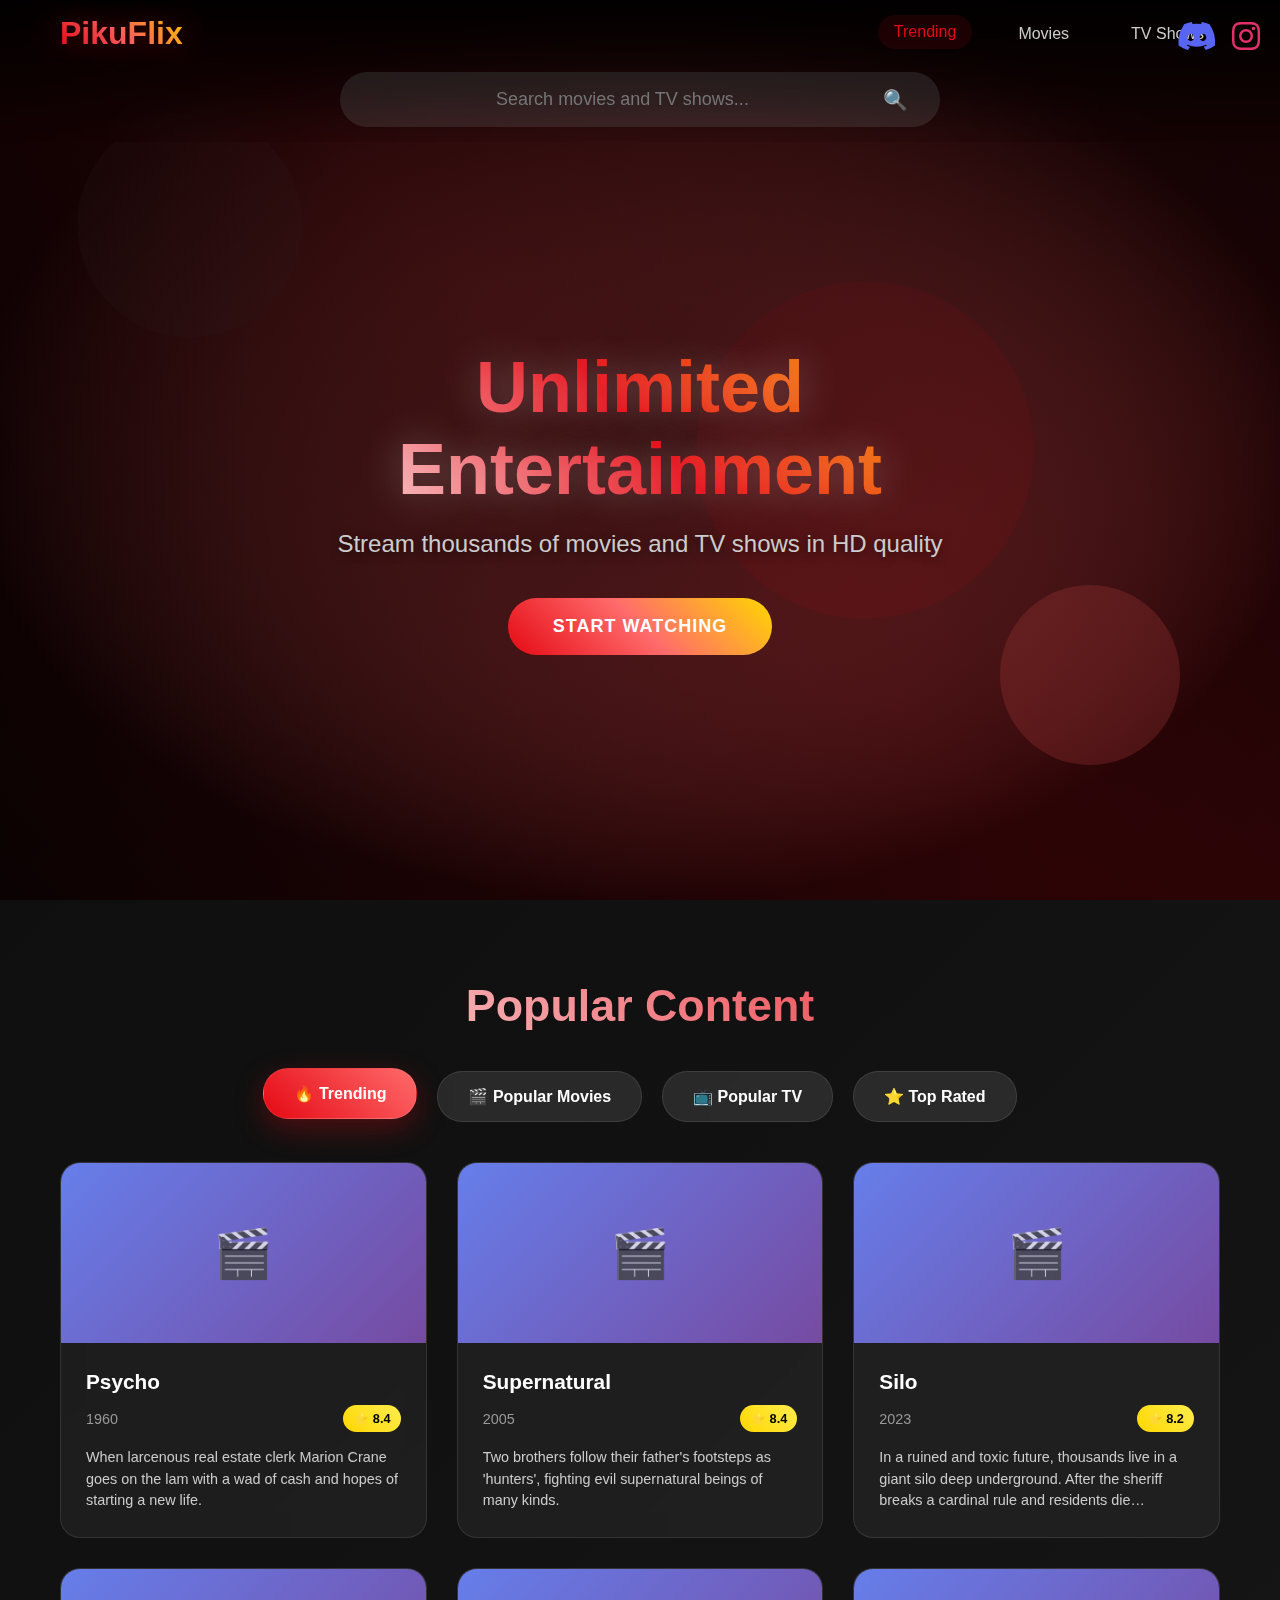
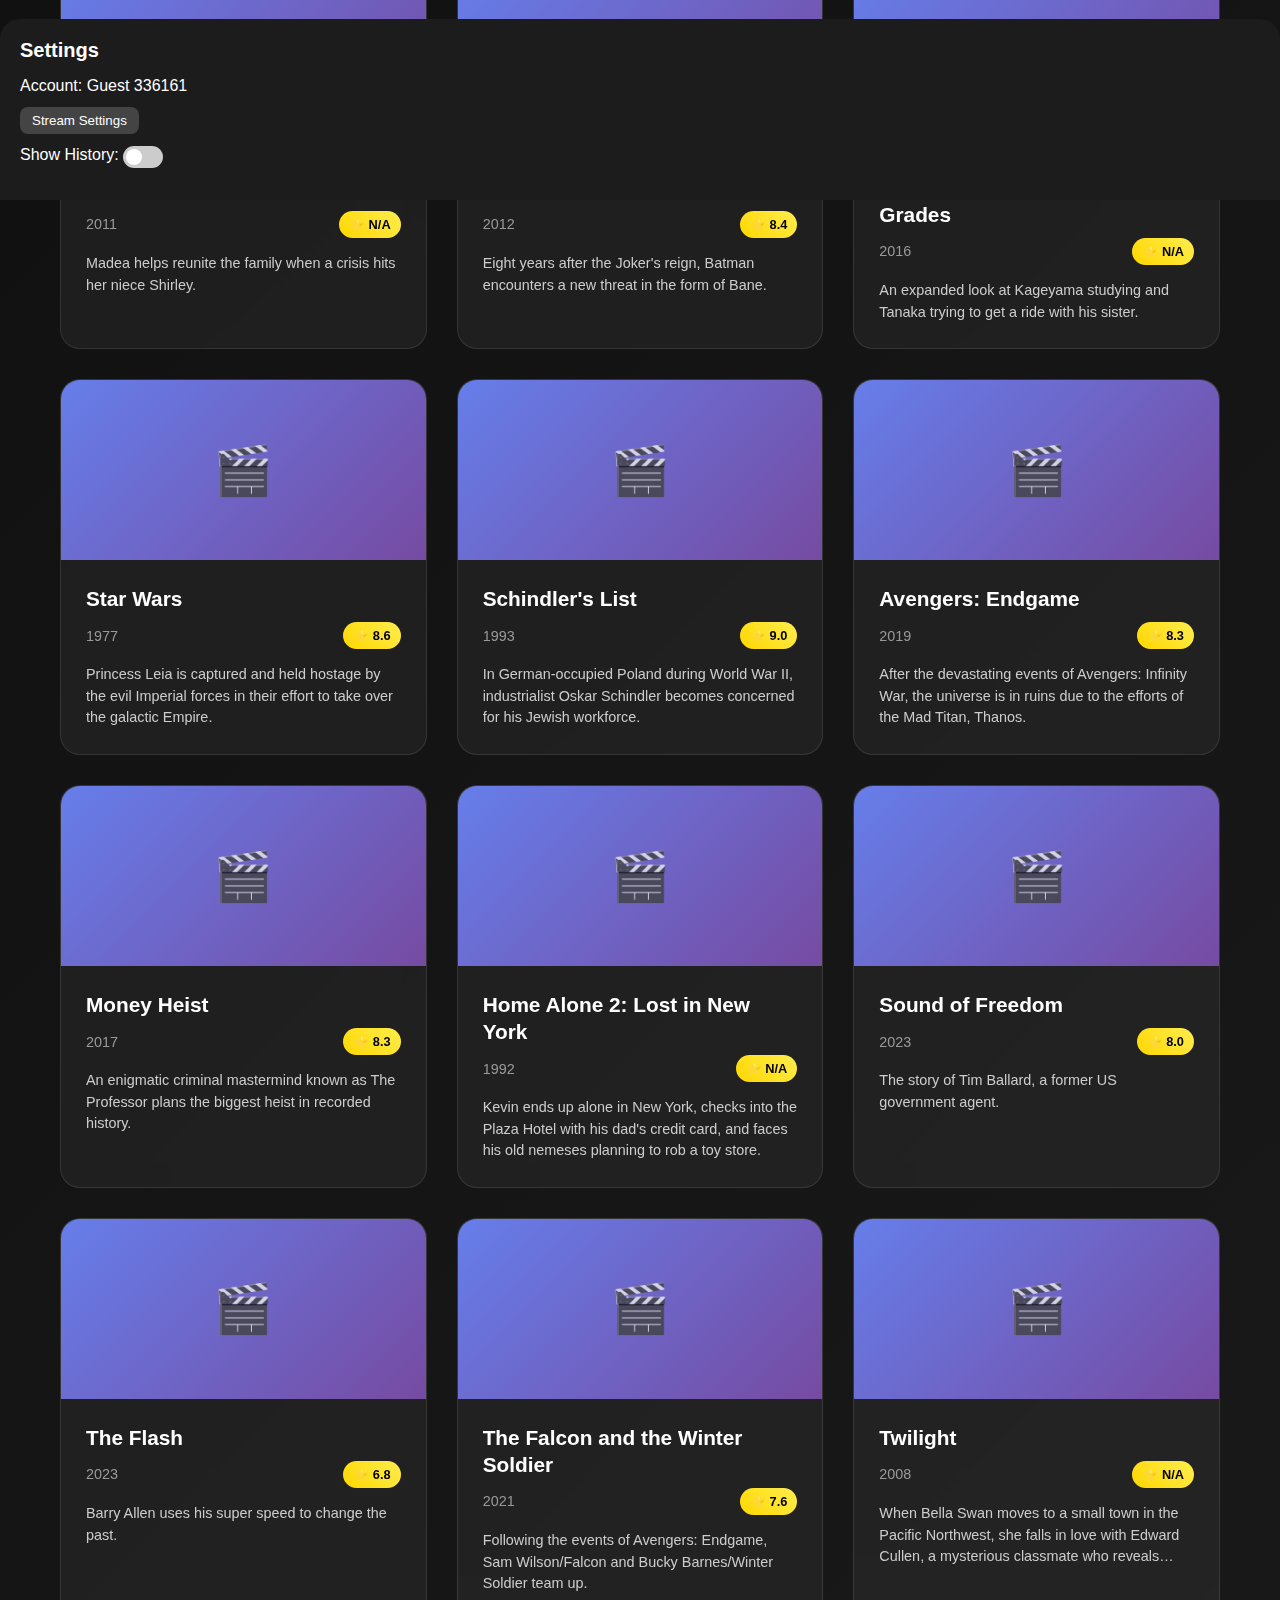
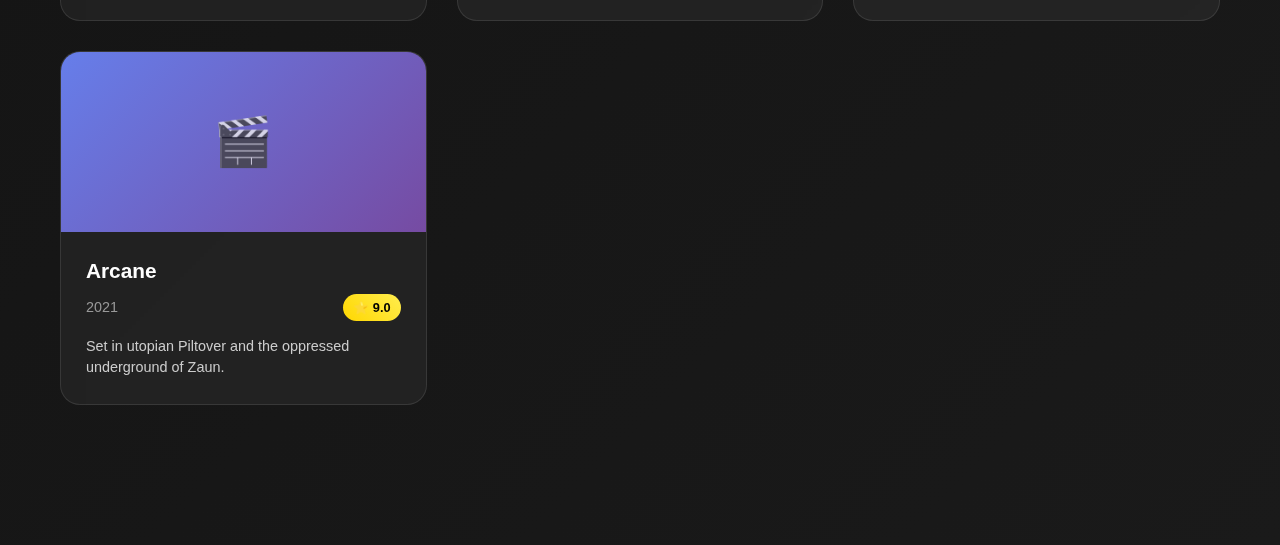
<file: index.html>
<!doctype html>
<html lang="en">
<head>
    <link rel="icon" href="pikuflix.png">
    <link rel="apple-touch-icon" sizes="57x57" href="/apple-icon-57x57.png">
<link rel="apple-touch-icon" sizes="60x60" href="/apple-icon-60x60.png">
<link rel="apple-touch-icon" sizes="72x72" href="/apple-icon-72x72.png">
<link rel="apple-touch-icon" sizes="76x76" href="/apple-icon-76x76.png">
<link rel="apple-touch-icon" sizes="114x114" href="/apple-icon-114x114.png">
<link rel="apple-touch-icon" sizes="120x120" href="/apple-icon-120x120.png">
<link rel="apple-touch-icon" sizes="144x144" href="/apple-icon-144x144.png">
<link rel="apple-touch-icon" sizes="152x152" href="/apple-icon-152x152.png">
<link rel="apple-touch-icon" sizes="180x180" href="/apple-icon-180x180.png">
<link rel="icon" type="image/png" sizes="192x192"  href="/android-icon-192x192.png">
<link rel="icon" type="image/png" sizes="32x32" href="/favicon-32x32.png">
<link rel="icon" type="image/png" sizes="96x96" href="/favicon-96x96.png">
<link rel="icon" type="image/png" sizes="16x16" href="/favicon-16x16.png">
<link rel="manifest" href="/manifest.json">
<meta name="msapplication-TileColor" content="#ffffff">
<meta name="msapplication-TileImage" content="/ms-icon-144x144.png">
<meta name="theme-color" content="#ffffff">
    <meta name="google-site-verification" content="CbnaXhXSocnoRUQhZE76JrryNmu2-blhLCPUBnHcTrA" />
    <meta charset="UTF-8">
    <meta name="viewport" content="width=device-width, initial-scale=1.0">
    <title>PikuFlix - Your Entertainment Hub</title>
    <link rel="stylesheet" href="https://cdnjs.cloudflare.com/ajax/libs/font-awesome/6.5.0/css/all.min.css">
    <style>
        
* {
  -webkit-tap-highlight-color: transparent;
}

input:focus,
select:focus,
textarea:focus,
button:focus {
  outline: none;
  box-shadow: none;
  -webkit-box-shadow: none;
}

        * {
            margin: 0;
            padding: 0;
            box-sizing: border-box;
        }

        body {
            font-family: 'Segoe UI', Tahoma, Geneva, Verdana, sans-serif;
            background: #0f0f0f;
            color: #ffffff;
            overflow-x: hidden;
        }

        /* Enhanced Header */
        .header {
            position: fixed;
            top: 0;
            left: 0;
            right: 0;
            background: linear-gradient(180deg, rgba(0,0,0,0.9) 0%, transparent 100%);
            padding: 15px 60px;
            z-index: 1000;
            transition: all 0.3s ease;
            backdrop-filter: blur(20px);
        }

        .header.scrolled {
            background: rgba(0,0,0,0.98);
            backdrop-filter: blur(20px);
            box-shadow: 0 4px 20px rgba(0,0,0,0.3);
        }

        .nav {
            display: flex;
            flex-direction: column;
            align-items: center;
            gap: 20px;
        }

        .nav-top {
            display: flex;
            justify-content: space-between;
            align-items: center;
            width: 100%;
        }

        .logo {
            font-size: 32px;
            font-weight: bold;
            background: linear-gradient(45deg, #e50914, #ff6b6b, #ffd700);
            -webkit-background-clip: text;
            -webkit-text-fill-color: transparent;
            background-clip: text;
            text-shadow: 0 0 30px rgba(229,9,20,0.5);
        }

        .nav-links {
            display: flex;
            gap: 30px;
            align-items: center;
        }

        .nav-link {
            color: #ccc;
            text-decoration: none;
            font-weight: 500;
            transition: all 0.3s ease;
            position: relative;
            padding: 8px 16px;
            border-radius: 20px;
        }

        .nav-link:hover, .nav-link.active {
            color: #e50914;
            background: rgba(229,9,20,0.1);
            transform: translateY(-2px);
        }

        .user-profile {
            display: flex;
            align-items: center;
            gap: 15px;
            position: relative;
        }

        .profile-avatar {
            width: 40px;
            height: 40px;
            border-radius: 50%;
            background: linear-gradient(45deg, #e50914, #ff6b6b);
            display: flex;
            align-items: center;
            justify-content: center;
            font-weight: bold;
            font-size: 16px;
            cursor: pointer;
            transition: all 0.3s ease;
        }

        .profile-avatar:hover {
            transform: scale(1.1);
            box-shadow: 0 0 20px rgba(229,9,20,0.6);
        }

        .profile-dropdown {
            position: absolute;
            top: 55px;
            right: 0;
            background: rgba(20,20,20,0.95);
            backdrop-filter: blur(20px);
            border-radius: 15px;
            padding: 20px;
            min-width: 200px;
            display: none;
            box-shadow: 0 10px 40px rgba(0,0,0,0.5);
            border: 1px solid rgba(255,255,255,0.1);
        }

        .profile-dropdown.active {
            display: block;
            animation: slideDown 0.3s ease;
        }

        @keyframes slideDown {
            from { opacity: 0; transform: translateY(-10px); }
            to { opacity: 1; transform: translateY(0); }
        }

        .profile-info {
            text-align: center;
            margin-bottom: 20px;
            padding-bottom: 15px;
            border-bottom: 1px solid rgba(255,255,255,0.1);
        }

        .profile-name {
            font-weight: bold;
            font-size: 18px;
            margin-bottom: 5px;
        }

        .profile-email {
            color: #999;
            font-size: 14px;
        }

        .profile-menu {
            list-style: none;
        }

        .profile-menu li {
            margin-bottom: 10px;
        }

        .profile-menu a {
            color: #ccc;
            text-decoration: none;
            display: flex;
            align-items: center;
            gap: 10px;
            padding: 8px 12px;
            border-radius: 8px;
            transition: all 0.3s ease;
        }

        .profile-menu a:hover {
            background: rgba(229,9,20,0.1);
            color: #e50914;
        }

        .search-container {
            width: 100%;
            max-width: 600px;
            position: relative;
        }

        .search-input {
            width: 100%;
            padding: 15px 60px 15px 25px;
            background: rgba(255,255,255,0.1);
            border: 2px solid transparent;
            border-radius: 30px;
            color: white;
            font-size: 18px;
            transition: all 0.3s ease;
            text-align: center;
            backdrop-filter: blur(10px);
        }

        .search-input:focus {
            background: rgba(255,255,255,0.15);
            border-color: #e50914;
            text-align: left;
            box-shadow: 0 0 20px rgba(229,9,20,0.3);
        }

        .search-btn {
            position: absolute;
            right: 20px;
            top: 50%;
            transform: translateY(-50%);
            background: none;
            border: none;
            color: #ccc;
            cursor: pointer;
            font-size: 20px;
            transition: all 0.3s ease;
        }

        .search-btn:hover {
            color: #e50914;
            transform: translateY(-50%) scale(1.1);
        }

        /* Enhanced Hero Section */
        .hero {
            height: 100vh;
            background: linear-gradient(135deg, rgba(0,0,0,0.7), rgba(229,9,20,0.1)),
                        url('data:image/svg+xml,<svg xmlns="http://www.w3.org/2000/svg" viewBox="0 0 1200 800"><defs><radialGradient id="grad1" cx="50%" cy="50%" r="50%"><stop offset="0%" style="stop-color:%23ff6b6b;stop-opacity:0.1"/><stop offset="100%" style="stop-color:%23000;stop-opacity:0.8"/></radialGradient></defs><rect fill="url(%23grad1)" width="1200" height="800"/><circle fill="%23333" cx="200" cy="200" r="100" opacity="0.3"/><circle fill="%23e50914" cx="800" cy="400" r="150" opacity="0.1"/><circle fill="%23ff6b6b" cx="1000" cy="600" r="80" opacity="0.2"/></svg>');
            background-size: cover;
            background-position: center;
            display: flex;
            align-items: center;
            justify-content: center;
            text-align: center;
            position: relative;
            overflow: hidden;
        }

        .hero::before {
            content: '';
            position: absolute;
            top: 0;
            left: 0;
            right: 0;
            bottom: 0;
            background: linear-gradient(45deg, transparent, rgba(229,9,20,0.1), transparent);
            animation: shimmer 8s ease-in-out infinite;
        }

        @keyframes shimmer {
            0%, 100% { opacity: 0; }
            50% { opacity: 1; }
        }

        .hero-content {
            max-width: 800px;
            padding: 0 20px;
            margin-top: 100px;
            z-index: 1;
            position: relative;
        }

        .hero h1 {
            font-size: 4.5rem;
            margin-bottom: 20px;
            background: linear-gradient(45deg, #ffffff, #e50914, #ffd700);
            -webkit-background-clip: text;
            -webkit-text-fill-color: transparent;
            background-clip: text;
            text-shadow: 0 0 40px rgba(255,255,255,0.3);
            animation: glow 3s ease-in-out infinite alternate;
        }

        @keyframes glow {
            from { filter: drop-shadow(0 0 10px rgba(229,9,20,0.3)); }
            to { filter: drop-shadow(0 0 20px rgba(229,9,20,0.6)); }
        }

        .hero p {
            font-size: 1.5rem;
            margin-bottom: 40px;
            color: #ccc;
            text-shadow: 0 2px 10px rgba(0,0,0,0.5);
        }

        .cta-button {
            background: linear-gradient(45deg, #e50914, #ff6b6b, #ffd700);
            color: white;
            padding: 18px 45px;
            border: none;
            border-radius: 30px;
            font-size: 18px;
            font-weight: bold;
            cursor: pointer;
            transition: all 0.3s ease;
            text-transform: uppercase;
            letter-spacing: 1px;
            position: relative;
            overflow: hidden;
        }

        .cta-button::before {
            content: '';
            position: absolute;
            top: 0;
            left: -100%;
            width: 100%;
            height: 100%;
            background: linear-gradient(90deg, transparent, rgba(255,255,255,0.2), transparent);
            transition: left 0.5s;
        }

        .cta-button:hover::before {
            left: 100%;
        }

        .cta-button:hover {
            transform: translateY(-3px);
            box-shadow: 0 15px 40px rgba(229,9,20,0.4);
        }

        /* Enhanced Content Sections */
        .content {
            padding: 80px 60px;
            min-height: 100vh;
            background: linear-gradient(135deg, #0f0f0f 0%, #1a1a1a 100%);
        }

        .section-title {
            font-size: 2.8rem;
            margin-bottom: 40px;
            color: #ffffff;
            text-align: center;
            background: linear-gradient(45deg, #ffffff, #e50914);
            -webkit-background-clip: text;
            -webkit-text-fill-color: transparent;
            background-clip: text;
        }

        .category-tabs {
            display: flex;
            gap: 20px;
            margin-bottom: 40px;
            flex-wrap: wrap;
            justify-content: center;
        }

        .tab-btn {
            background: rgba(255,255,255,0.1);
            color: white;
            border: none;
            padding: 15px 30px;
            border-radius: 25px;
            cursor: pointer;
            transition: all 0.3s ease;
            font-weight: 600;
            font-size: 16px;
            backdrop-filter: blur(10px);
            border: 1px solid rgba(255,255,255,0.1);
        }

        .tab-btn:hover, .tab-btn.active {
            background: linear-gradient(45deg, #e50914, #ff6b6b);
            transform: translateY(-3px);
            box-shadow: 0 10px 30px rgba(229,9,20,0.3);
        }

        .content-grid {
            display: grid;
            grid-template-columns: repeat(auto-fill, minmax(280px, 1fr));
            gap: 30px;
            margin-bottom: 60px;
        }

        .content-card {
            background: rgba(255,255,255,0.05);
            border-radius: 20px;
            overflow: hidden;
            transition: all 0.4s ease;
            cursor: pointer;
            position: relative;
            backdrop-filter: blur(10px);
            border: 1px solid rgba(255,255,255,0.1);
        }

        .content-card:hover {
            transform: translateY(-15px) scale(1.02);
            box-shadow: 0 25px 50px rgba(0,0,0,0.6);
            background: rgba(255,255,255,0.1);
            border-color: rgba(229,9,20,0.5);
        }

        .card-image {
            width: 100%;
            height: 180px;
            background: linear-gradient(135deg, #667eea 0%, #764ba2 100%);
            display: flex;
            align-items: center;
            justify-content: center;
            font-size: 48px;
            color: rgba(255,255,255,0.8);
            position: relative;
            overflow: hidden;
        }

        .card-image img {
            width: 100%;
            height: 100%;
            object-fit: cover;
            transition: transform 0.4s ease;
        }

        .content-card:hover .card-image img {
            transform: scale(1.1);
        }

        .card-content {
            padding: 25px;
        }

        .card-title {
            font-size: 1.3rem;
            font-weight: bold;
            margin-bottom: 10px;
            color: #ffffff;
            line-height: 1.3;
        }

        .card-info {
            display: flex;
            justify-content: space-between;
            align-items: center;
            margin-bottom: 15px;
        }

        .card-year {
            color: #999;
            font-size: 0.9rem;
            font-weight: 500;
        }

        .card-rating {
            background: linear-gradient(45deg, #ffd700, #ffed4e);
            color: #000;
            padding: 6px 10px;
            border-radius: 15px;
            font-size: 0.8rem;
            font-weight: bold;
        }

        .card-overview {
            color: #ccc;
            font-size: 0.9rem;
            line-height: 1.5;
            display: -webkit-box;
            -webkit-line-clamp: 3;
            -webkit-box-orient: vertical;
            overflow: hidden;
        }

        .play-overlay {
            position: absolute;
            top: 0;
            left: 0;
            right: 0;
            bottom: 0;
            background: rgba(0,0,0,0.85);
            display: flex;
            align-items: center;
            justify-content: center;
            opacity: 0;
            transition: all 0.3s ease;
            backdrop-filter: blur(5px);
        }

        .content-card:hover .play-overlay {
            opacity: 1;
        }

        .play-btn {
            background: linear-gradient(45deg, #e50914, #ff6b6b);
            color: white;
            border: none;
            padding: 18px 35px;
            border-radius: 30px;
            font-size: 16px;
            font-weight: bold;
            cursor: pointer;
            display: flex;
            align-items: center;
            gap: 12px;
            transition: all 0.3s ease;
            text-transform: uppercase;
            letter-spacing: 1px;
        }

        .play-btn:hover {
            transform: scale(1.05);
            box-shadow: 0 10px 30px rgba(229,9,20,0.5);
        }

        /* Enhanced Modal */
        .modal {
            display: none;
            position: fixed;
            top: 0;
            left: 0;
            width: 100%;
            height: 100%;
            background: rgba(0,0,0,0.95);
            z-index: 2000;
            backdrop-filter: blur(20px);
        }

        .modal-content {
            position: absolute;
            top: 50%;
            left: 50%;
            transform: translate(-50%, -50%);
            width: 95%;
            max-width: 1400px;
            height: 90%;
            background: #111;
            border-radius: 25px;
            overflow: hidden;
            display: flex;
            flex-direction: column;
            box-shadow: 0 25px 100px rgba(0,0,0,0.8);
            border: 1px solid rgba(255,255,255,0.1);
        }

        .modal-header {
            display: flex;
            justify-content: space-between;
            align-items: center;
            padding: 25px 35px;
            background: rgba(0,0,0,0.7);
            backdrop-filter: blur(20px);
            border-bottom: 1px solid rgba(255,255,255,0.1);
        }

        .modal-title {
            font-size: 1.8rem;
            font-weight: bold;
            background: linear-gradient(45deg, #ffffff, #e50914);
            -webkit-background-clip: text;
            -webkit-text-fill-color: transparent;
            background-clip: text;
        }

        .modal-controls {
            display: flex;
            gap: 15px;
            align-items: center;
        }

        .fullscreen-btn, .close-btn {
            background: rgba(255,255,255,0.1);
            border: none;
            color: white;
            font-size: 20px;
            cursor: pointer;
            padding: 10px;
            border-radius: 10px;
            transition: all 0.3s ease;
        }

        .fullscreen-btn:hover, .close-btn:hover {
            background: rgba(229,9,20,0.8);
            transform: scale(1.1);
        }

        .video-container {
            flex: 1;
            position: relative;
            background: #000;
        }

        .video-container iframe {
            width: 100%;
            height: 100%;
            border: none;
        }

        /* Series Information Panel */
        .series-info {
            display: none;
            background: rgba(20,20,20,0.95);
            backdrop-filter: blur(20px);
            border-radius: 20px;
            margin: 30px;
            padding: 30px;
            border: 1px solid rgba(255,255,255,0.1);
        }

        .series-info.active {
            display: block;
            animation: fadeInUp 0.5s ease;
        }

        @keyframes fadeInUp {
            from { opacity: 0; transform: translateY(30px); }
            to { opacity: 1; transform: translateY(0); }
        }

        .series-header {
            display: flex;
            align-items: center;
            gap: 30px;
            margin-bottom: 30px;
            flex-wrap: wrap;
        }

        .series-poster {
            width: 200px;
            height: 300px;
            border-radius: 15px;
            overflow: hidden;
            background: linear-gradient(135deg, #667eea, #764ba2);
            display: flex;
            align-items: center;
            justify-content: center;
            font-size: 48px;
            color: white;
        }

        .series-poster img {
            width: 100%;
            height: 100%;
            object-fit: cover;
        }

        .series-details h2 {
            font-size: 2.5rem;
            margin-bottom: 15px;
            background: linear-gradient(45deg, #ffffff, #e50914);
            -webkit-background-clip: text;
            -webkit-text-fill-color: transparent;
            background-clip: text;
        }

        .series-meta {
            display: flex;
            gap: 20px;
            margin-bottom: 20px;
            flex-wrap: wrap;
        }

        .meta-item {
            background: rgba(229,9,20,0.1);
            padding: 8px 16px;
            border-radius: 20px;
            border: 1px solid rgba(229,9,20,0.3);
            font-size: 14px;
            font-weight: 500;
        }

        .series-overview {
            color: #ccc;
            line-height: 1.6;
            font-size: 16px;
        }

        .seasons-container {
            margin-top: 30px;
        }

        .season-selector {
            display: flex;
            gap: 15px;
            margin-bottom: 25px;
            flex-wrap: wrap;
        }

        .season-btn {
            background: rgba(255,255,255,0.1);
            color: white;
            border: none;
            padding: 12px 24px;
            border-radius: 20px;
            cursor: pointer;
            transition: all 0.3s ease;
            font-weight: 500;
            border: 1px solid rgba(255,255,255,0.1);
        }

        .season-btn:hover, .season-btn.active {
            background: linear-gradient(45deg, #e50914, #ff6b6b);
            transform: translateY(-2px);
            box-shadow: 0 5px 20px rgba(229,9,20,0.3);
        }

        .episodes-grid {
            display: grid;
            grid-template-columns: repeat(auto-fill, minmax(320px, 1fr));
            gap: 20px;
        }

        .episode-card {
            background: rgba(255,255,255,0.05);
            border-radius: 15px;
            padding: 20px;
            cursor: pointer;
            transition: all 0.3s ease;
            border: 1px solid rgba(255,255,255,0.1);
            backdrop-filter: blur(10px);
        }

        .episode-card:hover {
            background: rgba(255,255,255,0.1);
            transform: translateY(-5px);
            box-shadow: 0 10px 30px rgba(0,0,0,0.3);
            border-color: rgba(229,9,20,0.5);
        }

        .episode-number {
            background: linear-gradient(45deg, #e50914, #ff6b6b);
            color: white;
            padding: 6px 12px;
            border-radius: 15px;
            font-size: 12px;
            font-weight: bold;
            display: inline-block;
            margin-bottom: 10px;
        }

        .episode-title {
            font-size: 1.1rem;
            font-weight: bold;
            margin-bottom: 8px;
            color: #fff;
        }

        .episode-overview {
            color: #ccc;
            font-size: 0.9rem;
            line-height: 1.4;
            display: -webkit-box;
            -webkit-line-clamp: 3;
            -webkit-box-orient: vertical;
            overflow: hidden;
        }

        .loading {
            display: flex;
            align-items: center;
            justify-content: center;
            height: 200px;
            color: #ccc;
            flex-direction: column;
            gap: 20px;
        }

        .spinner {
            border: 4px solid rgba(255,255,255,0.1);
            border-top: 4px solid #e50914;
            border-radius: 50%;
            width: 50px;
            height: 50px;
            animation: spin 1s linear infinite;
        }

        @keyframes spin {
            0% { transform: rotate(0deg); }
            100% { transform: rotate(360deg); }
        }

        /* Fullscreen styles */
        .modal.fullscreen {
            width: 100vw;
            height: 100vh;
        }

        .modal.fullscreen .modal-content {
            width: 100%;
            height: 100%;
            max-width: none;
            border-radius: 0;
            transform: none;
            top: 0;
            left: 0;
        }

        /* Responsive Design */
        @media (max-width: 768px) {
            .header {
                padding: 15px 20px;
            }

            .nav-top {
                flex-direction: column;
                gap: 15px;
            }

            .nav-links {
                gap: 15px;
            }

            .hero h1 {
                font-size: 2.8rem;
            }

            .hero p {
                font-size: 1.2rem;
            }

            .content {
                padding: 40px 20px;
            }

            .content-grid {
                grid-template-columns: repeat(auto-fill, minmax(250px, 1fr));
                gap: 20px;
            }

            .modal-content {
                width: 98%;
                height: 95%;
            }

            .series-header {
                flex-direction: column;
                text-align: center;
            }

            .series-poster {
                width: 150px;
                height: 225px;
            }

            .episodes-grid {
                grid-template-columns: 1fr;
            }
        }

        .no-results {
            text-align: center;
            padding: 80px 20px;
            color: #999;
        }

        .no-results h3 {
            font-size: 1.8rem;
            margin-bottom: 15px;
            color: #fff;
        }

        .no-results p {
            font-size: 1.1rem;
        }

        /* Custom scrollbar */
        ::-webkit-scrollbar {
            width: 8px;
        }

        ::-webkit-scrollbar-track {
            background: rgba(255,255,255,0.1);
        }

        ::-webkit-scrollbar-thumb {
            background: linear-gradient(45deg, #e50914, #ff6b6b);
            border-radius: 4px;
        }

        ::-webkit-scrollbar-thumb:hover {
            background: linear-gradient(45deg, #ff6b6b, #ffd700);
        }
        
   /* Invisible Swipe Area (left edge) */
.settings-swipe-area {
  position: fixed;
  top: 0;
  left: 0;
  width: 20px;
  height: 100vh;
  z-index: 999;
}

/* Settings Button */
.settings-button {
  position: fixed;
  top: 50%;
  left: -60px;
  transform: translateY(-50%);
  width: 50px;
  height: 50px;
  background: #e50914;
  color: white;
  font-size: 24px;
  border-radius: 50%;
  display: flex;
  align-items: center;
  justify-content: center;
  cursor: pointer;
  transition: left 0.3s ease;
  z-index: 1000;
  box-shadow: 0 4px 20px rgba(0,0,0,0.4);
}
.settings-button.visible {
  left: 10px;
}
.settings-panel {
  position: fixed;
  bottom: -100%;
  left: 0;
  right: 0;
  background: #1c1c1c;
  color: white;
  padding: 20px;
  border-radius: 20px 20px 0 0;
  transition: bottom 0.3s ease;
  z-index: 3000;
}

.settings-panel.visible {
  bottom: 0;
}

.panel-header {
  font-size: 20px;
  font-weight: bold;
  margin-bottom: 15px;
}

.panel-options li {
  list-style: none;
  margin-bottom: 12px;
  font-size: 16px;
}

button {
  background: #444;
  color: white;
  border: none;
  padding: 6px 12px;
  border-radius: 8px;
  cursor: pointer;
}

.stream-settings-overlay {
  position: fixed;
  top: 0;
  left: 0;
  right: 0;
  bottom: 0;
  background: #111;
  color: white;
  padding: 20px;
  display: none;
  z-index: 4000;
}

.switch {
  position: relative;
  display: inline-block;
  width: 40px;
  height: 22px;
}

.switch input {
  opacity: 0;
  width: 0;
  height: 0;
}

.slider.round {
  position: absolute;
  cursor: pointer;
  top: 0; left: 0;
  right: 0; bottom: 0;
  background-color: #ccc;
  transition: 0.4s;
  border-radius: 22px;
}

.slider.round:before {
  position: absolute;
  content: "";
  height: 16px;
  width: 16px;
  left: 3px;
  bottom: 3px;
  background-color: white;
  transition: 0.4s;
  border-radius: 50%;
}

input:checked + .slider.round {
  background-color: #2196F3;
}

input:checked + .slider.round:before {
  transform: translateX(18px);
}
.history-list ul {
  list-style: none;
  padding-left: 0;
}

.history-list li {
  padding: 5px 0;
  border-bottom: 1px solid #333;
  font-size: 15px;
}
#historyList {
  margin-top: 15px;
}

   .social-buttons {
      position: fixed;
      top: 20px;
      right: 20px;
      display: flex;
      gap: 15px;
      z-index: 9999;
    }

    .social-buttons a {
      text-decoration: none;
    }

    .social-buttons i {
      font-size: 32px;
      color: #5865F2;
      cursor: pointer;
      transition: transform 0.2s ease;
    }

    .social-buttons a.instagram i {
      color: #E1306C; /* Instagram pink */
    }

    .social-buttons i:hover {
      transform: scale(1.1);
    }
    </style>
</head>

<body>
<div class="social-buttons">
  
    <a href="https://discord.gg/zMwSVESyFA" target="_blank" class="discord">
      <i class="fab fa-discord"></i>
    </a>

 
    <a href="https://instagram.com/kavyant1" target="_blank" class="instagram">
      <i class="fab fa-instagram"></i>
    </a>
  </div>


    <!-- Swipe Settings Button -->
<div class="settings-swipe-area"></div>
<div class="settings-button" id="settingsBtn">
  <i class="fa-solid fa-gear"></i>
</div>
<!-- Settings Panel -->
<div id="settingsPanel" class="settings-panel">
  <div class="panel-header">Settings</div>
  <ul class="panel-options">
    <li>Account: Guest <span id="guestId"></span></li>
    <li><button id="openStreamSettings">Stream Settings</button></li>
    <li>
      Show History: 
      <label class="switch">
        <input type="checkbox" id="historyToggle">
        <span class="slider round"></span>
      </label>
    </li>
  </ul>
</div>

<!-- Stream Settings Overlay -->
<div id="streamSettingsPanel" class="stream-settings-overlay">
  <div class="panel-header">
    Stream Settings
    <button id="closeStreamSettings" style="float: right;">✖</button>
  </div>
  <div class="panel-body">
    <p>(Placeholder for stream settings like quality, subtitles, etc.)</p>
  </div>
</div>
    
    <header class="header" id="header">
        <nav class="nav">
            <div class="nav-top">
                <div class="logo">PikuFlix</div>
                <div class="nav-links">
                    <a href="#" class="nav-link active" data-category="trending">Trending</a>
                    <a href="#" class="nav-link" data-category="movies">Movies</a>
                    <a href="#" class="nav-link" data-category="tv">TV Shows</a>
                </div>
            </div>
            <div class="search-container">
                <input type="text" class="search-input" id="searchInput" placeholder="Search movies and TV shows...">
                <button class="search-btn" id="searchBtn">🔍</button>
            </div>
        </nav>
    </header>

    <section class="hero">
        <div class="hero-content">
            <h1>Unlimited Entertainment</h1>
            <p>Stream thousands of movies and TV shows in HD quality</p>
            <button class="cta-button" onclick="document.getElementById('content').scrollIntoView({behavior: 'smooth'})">
                Start Watching
            </button>
        </div>
        
        
    </section>
    <div id="historyList" class="history-list" style="display: none; margin-top: 20px;">
  <h3>Watch History</h3>
  <ul id="historyItems"></ul>
</div>

    <main class="content" id="content">
        <h2 class="section-title">Popular Content</h2>
        
        <div class="category-tabs">
            <button class="tab-btn active" data-type="trending">🔥 Trending</button>
            <button class="tab-btn" data-type="popular-movies">🎬 Popular Movies</button>
            <button class="tab-btn" data-type="popular-tv">📺 Popular TV</button>
            <button class="tab-btn" data-type="top-rated">⭐ Top Rated</button>
        </div>

        <div class="loading" id="loading">
            <div class="spinner"></div>
            Loading content...
        </div>

        <div class="content-grid" id="contentGrid"></div>
    </main>

    <!-- Modal for video player -->
    <div class="modal" id="videoModal">
        <div class="modal-content">
            <div class="modal-header">
                <h3 class="modal-title" id="modalTitle">Loading...</h3>
                <button class="close-btn" onclick="closeModal()">&times;</button>
            </div>
            <div class="video-container" id="videoContainer">
                <div style="text-align: right; margin-top: 10px;">
  <button id="nextEpisodeBtn" style="padding: 8px 16px; font-size: 16px;">⏭️ Next Episode</button>
</div>
                <div class="loading">
                    <div class="spinner"></div>
                    Loading video...
                </div>
            </div>
        </div>
    </div>
    

    <script>
        
   
  const historyToggle = document.getElementById('historyToggle');
  const historyList = document.getElementById('historyList');
  const historyItems = document.getElementById('historyItems');

  // Load history from localStorage
  function loadHistory() {
    const history = JSON.parse(localStorage.getItem('watchHistory')) || [];
    historyItems.innerHTML = "";

    if (history.length === 0) {
      historyItems.innerHTML = "<li>No history available.</li>";
      return;
    }

    history.forEach(item => {
      const li = document.createElement('li');
      li.textContent = `${item.title} - ${item.time}`;
      historyItems.appendChild(li);
    });
  }

  // Save to history
  function saveToHistory(title) {
    const now = new Date();
    const formattedTime = now.toLocaleString();
    const history = JSON.parse(localStorage.getItem('watchHistory')) || [];

    history.unshift({ title, time: formattedTime });

    // Optional: Limit history size
    if (history.length > 50) history.pop();

    localStorage.setItem('watchHistory', JSON.stringify(history));

    // Update history view if toggle is ON
    if (historyToggle.checked) {
      loadHistory();
    }
  }

  // Toggle show/hide history section
  historyToggle.addEventListener('change', () => {
    if (historyToggle.checked) {
      historyList.style.display = 'block';
      loadHistory();
    } else {
      historyList.style.display = 'none';
    }
  });

  // Example: simulate watch event (replace this with your real player logic)
  document.querySelectorAll('.watchable').forEach(item => {
    item.addEventListener('click', () => {
      const title = item.dataset.title;
      saveToHistory(title);
    });
  });

     
  let startX = 0;
  let isSwiping = false;
  const settingsBtn = document.getElementById('settingsBtn');
  const swipeArea = document.querySelector('.settings-swipe-area');

  function handleTouchStart(e) {
    startX = e.touches ? e.touches[0].clientX : e.clientX;
    isSwiping = true;
  }

  function handleTouchMove(e) {
    if (!isSwiping) return;
    const currentX = e.touches ? e.touches[0].clientX : e.clientX;
    const diffX = currentX - startX;

    if (diffX > 40) {
      settingsBtn.classList.add('visible');
      isSwiping = false;
    } else if (diffX < -40) {
      settingsBtn.classList.remove('visible');
      isSwiping = false;
    }
  }

  // Show on swipe from left
  swipeArea.addEventListener('touchstart', handleTouchStart);
  swipeArea.addEventListener('touchmove', handleTouchMove);
  swipeArea.addEventListener('mousedown', handleTouchStart);
  document.addEventListener('mousemove', handleTouchMove);

  // Hide when clicking anywhere else
  document.addEventListener('click', (e) => {
    if (!settingsBtn.contains(e.target)) {
      settingsBtn.classList.remove('visible');
    }
  });

  // Optional: Settings action
  settingsBtn.addEventListener('click', (e) => {
    e.stopPropagation(); // Prevent hiding on its own click
    alert("Open settings panel here");
  });

  const settingsPanel = document.getElementById('settingsPanel');
  const streamPanel = document.getElementById('streamSettingsPanel');
  const guestId = Math.floor(Math.random() * (999999 - 293802 + 1)) + 293802;
  document.getElementById('guestId').textContent = guestId;

  // Open settings panel from settings button
  settingsBtn.addEventListener('click', (e) => {
    e.stopPropagation();
    settingsPanel.classList.add('visible');
  });

  // Close settings panel when tapping elsewhere
  document.addEventListener('click', (e) => {
    if (!settingsPanel.contains(e.target) && !settingsBtn.contains(e.target)) {
      settingsPanel.classList.remove('visible');
      streamPanel.style.display = 'none';
    }
  });

  // Stream settings button
  document.getElementById('openStreamSettings').addEventListener('click', () => {
    streamPanel.style.display = 'block';
  });

  document.getElementById('closeStreamSettings').addEventListener('click', () => {
    streamPanel.style.display = 'none';
  });

  // Show history toggle (default is off)
  document.getElementById('historyToggle').checked = false;



        // Configuration
        const TMDB_BASE_URL = 'https://api.themoviedb.org/3';
        const TMDB_IMAGE_BASE = 'https://image.tmdb.org/t/p/w500';
        const VIDSRC_BASE = 'https://vidsrc.xyz/embed';

        // State
        let currentContent = [];
        let isSearching = false;

        // DOM Elements
        const header = document.getElementById('header');
        const searchInput = document.getElementById('searchInput');
        const searchBtn = document.getElementById('searchBtn');
        const contentGrid = document.getElementById('contentGrid');
        const loading = document.getElementById('loading');
        const modal = document.getElementById('videoModal');
        const modalTitle = document.getElementById('modalTitle');
        const videoContainer = document.getElementById('videoContainer');

        // Initialize app
        window.addEventListener('DOMContentLoaded', () => {
            loadTrendingContent();
            setupEventListeners();
        });

        // Event Listeners
        function setupEventListeners() {
            // Header scroll effect
            window.addEventListener('scroll', () => {
                if (window.scrollY > 100) {
                    header.classList.add('scrolled');
                } else {
                    header.classList.remove('scrolled');
                }
            });

            // Search functionality with better UX
            searchInput.addEventListener('input', (e) => {
                // Clear previous timeout
                if (window.searchTimeout) {
                    clearTimeout(window.searchTimeout);
                }
                
                // Add small delay for better UX
                window.searchTimeout = setTimeout(() => {
                    if (e.target.value.trim()) {
                        performSearch();
                    } else {
                        loadTrendingContent();
                    }
                }, 300);
            });

            searchInput.addEventListener('keypress', (e) => {
                if (e.key === 'Enter') {
                    if (window.searchTimeout) {
                        clearTimeout(window.searchTimeout);
                    }
                    performSearch();
                }
            });

            searchBtn.addEventListener('click', performSearch);

            // Navigation links
            document.querySelectorAll('.nav-link').forEach(link => {
                link.addEventListener('click', (e) => {
                    e.preventDefault();
                    const category = e.target.dataset.category;
                    switchCategory(category);
                });
            });

            // Tab buttons
            document.querySelectorAll('.tab-btn').forEach(btn => {
                btn.addEventListener('click', (e) => {
                    const type = e.target.dataset.type;
                    switchTab(type);
                });
            });

            // Modal close on outside click
            modal.addEventListener('click', (e) => {
                if (e.target === modal) {
                    closeModal();
                }
            });
        }
document.addEventListener('click', function(e) {
    let target = e.target.closest('a');
    if (target && target.target === '_blank' && /ads|redirect/.test(target.href)) {
        e.preventDefault();
        console.log('Blocked a tab-opening ad link:', target.href);
    }
}, true);
        // Extended movie and TV database
        const movieDatabase = [
            // Action Movies
            {
                id: 299534,
                title: "Avengers: Endgame",
                overview: "After the devastating events of Avengers: Infinity War, the universe is in ruins due to the efforts of the Mad Titan, Thanos.",
                release_date: "2019-04-24",
                vote_average: 8.3,
                poster_path: null,
                media_type: "movie"
            },
            {
                id: 550,
                title: "Fight Club",
                overview: "An insomniac office worker and a devil-may-care soapmaker form an underground fight club.",
                release_date: "1999-10-15",
                vote_average: 8.8,
                poster_path: null,
                media_type: "movie"
            },
            {
                id: 155,
                title: "The Dark Knight",
                overview: "Batman raises the stakes in his war on crime with the help of Lt. Jim Gordon and DA Harvey Dent.",
                release_date: "2008-07-16",
                vote_average: 9.0,
                poster_path: null,
                media_type: "movie"
            },
            {
                id: 27205,
                title: "Inception",
                overview: "Dom Cobb is a skilled thief, the absolute best in the dangerous art of extraction.",
                release_date: "2010-07-15",
                vote_average: 8.8,
                poster_path: null,
                media_type: "movie"
            },
            {
                id: 299536,
                title: "Avengers: Infinity War",
                overview: "As the Avengers and their allies have continued to protect the world from threats too large for any one hero to handle.",
                release_date: "2018-04-25",
                vote_average: 8.3,
                poster_path: null,
                media_type: "movie"
            },
            {
                id: 11,
                title: "Star Wars",
                overview: "Princess Leia is captured and held hostage by the evil Imperial forces in their effort to take over the galactic Empire.",
                release_date: "1977-05-25",
                vote_average: 8.6,
                poster_path: null,
                media_type: "movie"
            },
            {
                id: 680,
                title: "Pulp Fiction",
                overview: "A burger-loving hit man, his philosophical partner, a drug-addled gangster's moll and a washed-up boxer converge.",
                release_date: "1994-09-10",
                vote_average: 8.9,
                poster_path: null,
                media_type: "movie"
            },
            {
                id: 13,
                title: "Forrest Gump",
                overview: "A man with a low IQ has accomplished great things in his life and been present during significant historic events.",
                release_date: "1994-06-23",
                vote_average: 8.8,
                poster_path: null,
                media_type: "movie"
            },
            {
                id: 497,
                title: "The Green Mile",
                overview: "The lives of guards on Death Row are affected by one of their charges: a black man accused of child murder.",
                release_date: "1999-12-10",
                vote_average: 8.5,
                poster_path: null,
                media_type: "movie"
            },
            // More Action/Adventure
            {
                id: 315635,
                title: "Spider-Man: Homecoming",
                overview: "Peter Parker tries to stop the Vulture from selling weapons made with advanced Chitauri technology.",
                release_date: "2017-07-05",
                vote_average: 7.4,
                poster_path: null,
                media_type: "movie"
            },
            {
                id: 335983,
                title: "Venom",
                overview: "A failed reporter is bonded to an alien entity, one of many symbiotes who have invaded Earth.",
                release_date: "2018-09-28",
                vote_average: 6.8,
                poster_path: null,
                media_type: "movie"
            },
            {
                id: 181808,
                title: "Star Wars: The Last Jedi",
                overview: "Rey develops her newly discovered abilities with the guidance of Luke Skywalker.",
                release_date: "2017-12-13",
                vote_average: 7.0,
                poster_path: null,
                media_type: "movie"
            },
            {
                id: 284054,
                title: "Black Panther",
                overview: "T'Challa, heir to the hidden but advanced kingdom of Wakanda, must step forward to lead his people.",
                release_date: "2018-02-13",
                vote_average: 7.3,
                poster_path: null,
                media_type: "movie"
            },
            {
                id: 363088,
                title: "Ant-Man and the Wasp",
                overview: "Just when his time under house arrest is about to end, Scott Lang puts his freedom at risk.",
                release_date: "2018-07-04",
                vote_average: 7.0,
                poster_path: null,
                media_type: "movie"
            },
            // Horror/Thriller
            {
                id: 346364,
                title: "It",
                overview: "In a small town in Maine, seven children known as The Losers Club come face to face with life problems.",
                release_date: "2017-09-05",
                vote_average: 7.2,
                poster_path: null,
                media_type: "movie"
            },
            {
                id: 419704,
                title: "Ad Astra",
                overview: "The near future, a time when both hope and hardships drive humanity to look to the stars and beyond.",
                release_date: "2019-09-17",
                vote_average: 6.1,
                poster_path: null,
                media_type: "movie"
            },
            {
                id: 586347,
                title: "The Invisible Man",
                overview: "When Cecilia's abusive ex takes his own life and leaves her his fortune, she suspects his death was a hoax.",
                release_date: "2020-02-26",
                vote_average: 7.1,
                poster_path: null,
                media_type: "movie"
            },
            // Comedy
            {
                id: 324857,
                title: "Spider-Man: Into the Spider-Verse",
                overview: "Miles Morales becomes the Spider-Man of his universe and joins other Spider-People from other dimensions.",
                release_date: "2018-12-06",
                vote_average: 8.4,
                poster_path: null,
                media_type: "movie"
            },
            {
                id: 454626,
                title: "Sonic the Hedgehog",
                overview: "Based on the global blockbuster videogame franchise from Sega, Sonic the Hedgehog tells the story of the world's speediest hedgehog.",
                release_date: "2020-02-12",
                vote_average: 7.3,
                poster_path: null,
                media_type: "movie"
            },
            {
                id: 181812,
                title: "Star Wars: The Rise of Skywalker",
                overview: "The surviving Resistance faces the First Order once again as the journey of Rey, Finn and Poe Dameron continues.",
                release_date: "2019-12-18",
                vote_average: 6.4,
                poster_path: null,
                media_type: "movie"
            },
            // Drama
            {
                id: 278,
                title: "The Shawshank Redemption",
                overview: "Two imprisoned men bond over a number of years, finding solace and eventual redemption.",
                release_date: "1994-09-23",
                vote_average: 9.3,
                poster_path: null,
                media_type: "movie"
            },
            {
                id: 238,
                title: "The Godfather",
                overview: "The aging patriarch of an organized crime dynasty transfers control of his empire to his reluctant son.",
                release_date: "1972-03-14",
                vote_average: 9.2,
                poster_path: null,
                media_type: "movie"
            },
            {
                id: 424,
                title: "Schindler's List",
                overview: "In German-occupied Poland during World War II, industrialist Oskar Schindler becomes concerned for his Jewish workforce.",
                release_date: "1993-11-30",
                vote_average: 9.0,
                poster_path: null,
                media_type: "movie"
            },
            {
                id: 389,
                title: "12 Angry Men",
                overview: "A jury holdout attempts to prevent a miscarriage of justice by forcing his colleagues to reconsider the evidence.",
                release_date: "1957-04-10",
                vote_average: 8.9,
                poster_path: null,
                media_type: "movie"
            },
            // Recent Popular Movies
            {
                id: 507089,
                title: "Five Nights at Freddy's",
                overview: "A troubled security guard begins working at Freddy Fazbear's Pizza.",
                release_date: "2023-10-25",
                vote_average: 7.5,
                poster_path: null,
                media_type: "movie"
            },
            {
                id: 678512,
                title: "Sound of Freedom",
                overview: "The story of Tim Ballard, a former US government agent.",
                release_date: "2023-07-04",
                vote_average: 8.0,
                poster_path: null,
                media_type: "movie"
            },
            {
                id: 298618,
                title: "The Flash",
                overview: "Barry Allen uses his super speed to change the past.",
                release_date: "2023-06-13",
                vote_average: 6.8,
                poster_path: null,
                media_type: "movie"
            },
            {
                id: 447365,
                title: "Guardians of the Galaxy Vol. 3",
                overview: "Peter Quill must rally his team around him to defend the universe.",
                release_date: "2023-05-03",
                vote_average: 8.1,
                poster_path: null,
                media_type: "movie"
            },
            {
                id: 502356,
                title: "The Super Mario Bros. Movie",
                overview: "A plumber named Mario travels through an underground labyrinth.",
                release_date: "2023-04-05",
                vote_average: 7.3,
                poster_path: null,
                media_type: "movie"
            },
            // TV Shows
            {
                id: 1399,
                name: "Game of Thrones",
                overview: "Seven noble families fight for control of the mythical land of Westeros.",
                first_air_date: "2011-04-17",
                vote_average: 9.3,
                poster_path: null,
                media_type: "tv"
            },
            {
                id: 1396,
                name: "Breaking Bad",
                overview: "A high school chemistry teacher turned methamphetamine producer.",
                first_air_date: "2008-01-20",
                vote_average: 9.5,
                poster_path: null,
                media_type: "tv"
            },
            {
                id: 2316,
                name: "The Office",
                overview: "A mockumentary on a group of typical office workers.",
                first_air_date: "2005-03-24",
                vote_average: 8.9,
                poster_path: null,
                media_type: "tv"
            },
            {
                id: 1418,
                name: "The Big Bang Theory",
                overview: "A comedy about brilliant physicists and their social awkwardness.",
                first_air_date: "2007-09-24",
                vote_average: 8.2,
                poster_path: null,
                media_type: "tv"
            },
            {
                id: 19885,
                name: "Sherlock",
                overview: "A modern update finds the famous sleuth and his doctor partner solving crime in 21st century London.",
                first_air_date: "2010-07-25",
                vote_average: 9.1,
                poster_path: null,
                media_type: "tv"
            },
            {
                id: 94605,
                name: "Arcane",
                overview: "Set in utopian Piltover and the oppressed underground of Zaun.",
                first_air_date: "2021-11-06",
                vote_average: 9.0,
                poster_path: null,
                media_type: "tv"
            },
            {
                id: 85271,
                name: "WandaVision",
                overview: "Wanda Maximoff and Vision are living their ideal suburban lives.",
                first_air_date: "2021-01-15",
                vote_average: 8.2,
                poster_path: null,
                media_type: "tv"
            },
            {
                id: 71712,
                name: "The Good Place",
                overview: "Eleanor Shellstrop awakens to find herself in the afterlife.",
                first_air_date: "2016-09-19",
                vote_average: 8.2,
                poster_path: null,
                media_type: "tv"
            },
            {
                id: 1402,
                name: "The Walking Dead",
                overview: "Sheriff's deputy Rick Grimes awakens from a coma to find a post-apocalyptic world dominated by flesh-eating zombies.",
                first_air_date: "2010-10-31",
                vote_average: 8.1,
                poster_path: null,
                media_type: "tv"
            },
            {
                id: 60625,
                name: "Rick and Morty",
                overview: "An alcoholic scientist and his easily influenced grandson go on insane adventures across the universe.",
                first_air_date: "2013-12-02",
                vote_average: 8.7,
                poster_path: null,
                media_type: "tv"
            },
            {
                id: 1405,
                name: "Dexter",
                overview: "He's smart, he's good looking, and he's got a great sense of humor. He's Dexter Morgan, everyone's favorite serial killer.",
                first_air_date: "2006-10-01",
                vote_average: 8.6,
                poster_path: null,
                media_type: "tv"
            },
            {
                id: 46648,
                name: "Brooklyn Nine-Nine",
                overview: "A single-camera ensemble comedy following the lives of an eclectic group of detectives.",
                first_air_date: "2013-09-17",
                vote_average: 8.4,
                poster_path: null,
                media_type: "tv"
            },
            {
                id: 1405,
                name: "Lost",
                overview: "Stripped of everything, the survivors of a horrific plane crash must work together to survive.",
                first_air_date: "2004-09-22",
                vote_average: 8.1,
                poster_path: null,
                media_type: "tv"
            },
            {
                id: 95057,
                name: "The Mandalorian",
                overview: "After the fall of the Galactic Empire, lawlessness has spread throughout the galaxy.",
                first_air_date: "2019-11-12",
                vote_average: 8.4,
                poster_path: null,
                media_type: "tv"
            },
            {
                id: 88396,
                name: "The Falcon and the Winter Soldier",
                overview: "Following the events of Avengers: Endgame, Sam Wilson/Falcon and Bucky Barnes/Winter Soldier team up.",
                first_air_date: "2021-03-19",
                vote_average: 7.6,
                poster_path: null,
                media_type: "tv"
            },
            // More Recent Movies
            {
                id: 634649,
                title: "Spider-Man: No Way Home",
                overview: "Peter Parker is unmasked and no longer able to separate his normal life from the high-stakes of being a superhero.",
                release_date: "2021-12-15",
                vote_average: 8.1,
                poster_path: null,
                media_type: "movie"
            },
            {
                id: 524434,
                title: "Eternals",
                overview: "The Eternals are a team of ancient aliens who have been living on Earth in secret for thousands of years.",
                release_date: "2021-11-03",
                vote_average: 7.0,
                poster_path: null,
                media_type: "movie"
            },
            {
                id: 566525,
                title: "Shang-Chi and the Legend of the Ten Rings",
                overview: "Shang-Chi must confront the past he thought he left behind when he is drawn into the web of the mysterious Ten Rings organization.",
                release_date: "2021-09-01",
                vote_average: 7.4,
                poster_path: null,
                media_type: "movie"
            },
            {
                id: 580489,
                title: "Venom: Let There Be Carnage",
                overview: "Eddie Brock attempts to reignite his career by interviewing serial killer Cletus Kasady.",
                release_date: "2021-09-30",
                vote_average: 6.8,
                poster_path: null,
                media_type: "movie"
            },
            {
                id: 460465,
                title: "Mortal Kombat",
                overview: "Washed-up MMA fighter Cole Young, unaware of his heritage, and hunted by Emperor Shang Tsung's best warrior.",
                release_date: "2021-04-07",
                vote_average: 7.0,
                poster_path: null,
                media_type: "movie"
            },
            {
                id: 791373,
                title: "Zack Snyder's Justice League",
                overview: "Determined to ensure Superman's ultimate sacrifice was not in vain, Bruce Wayne aligns forces with Diana Prince.",
                release_date: "2021-03-18",
                vote_average: 8.1,
                poster_path: null,
                media_type: "movie"
            },
            // Classic Movies
            {
                id: 122,
                title: "The Lord of the Rings: The Return of the King",
                overview: "Aragorn is revealed as the heir to the ancient kings as he, Gandalf and the other members of the broken fellowship struggle to save Gondor.",
                release_date: "2003-12-01",
                vote_average: 8.9,
                poster_path: null,
                media_type: "movie"
            },
            {
                id: 120,
                title: "The Lord of the Rings: The Fellowship of the Ring",
                overview: "A meek Hobbit from the Shire and eight companions set out on a journey to destroy the powerful One Ring.",
                release_date: "2001-12-18",
                vote_average: 8.8,
                poster_path: null,
                media_type: "movie"
            },
            {
                id: 121,
                title: "The Lord of the Rings: The Two Towers",
                overview: "While Frodo and Sam edge closer to Mordor with the help of the shifty Gollum, the divided fellowship makes a stand against Sauron's new ally.",
                release_date: "2002-12-18",
                vote_average: 8.7,
                poster_path: null,
                media_type: "movie"
            },
            {
                id: 539,
                title: "Psycho",
                overview: "When larcenous real estate clerk Marion Crane goes on the lam with a wad of cash and hopes of starting a new life.",
                release_date: "1960-06-16",
                vote_average: 8.4,
                poster_path: null,
                media_type: "movie"
            },
            {
                id: 429,
                title: "The Good, the Bad and the Ugly",
                overview: "While the Civil War rages between the Union and the Confederacy, three men – a quiet loner, a ruthless hit man and a Mexican bandit.",
                release_date: "1966-12-23",
                vote_average: 8.8,
                poster_path: null,
                media_type: "movie"
            }
        ];
movieDatabase.push(
    {
        id: 335977,
        title: "Joker",
        overview: "In Gotham's fractured society, mentally-troubled comedian Arthur Fleck embarks on a downward spiral.",
        release_date: "2019-10-02",
        vote_average: 8.5,
        poster_path: null,
        media_type: "movie"
    },
    {
        id: 615457,
        title: "Nobody",
        overview: "A bystander intervenes to help a woman being harassed by a group of men, and becomes the target of a vengeful drug lord.",
        release_date: "2021-03-18",
        vote_average: 7.8,
        poster_path: null,
        media_type: "movie"
    },
    {
        id: 438631,
        title: "Dune",
        overview: "Paul Atreides, a brilliant and gifted young man born into a great destiny beyond his understanding, must travel to the most dangerous planet.",
        release_date: "2021-10-22",
        vote_average: 8.2,
        poster_path: null,
        media_type: "movie"
    },
    {
        id: 80752,
        name: "Stranger Things",
        overview: "When a young boy disappears, his mother and friends confront terrifying supernatural forces to get him back.",
        first_air_date: "2016-07-15",
        vote_average: 8.8,
        poster_path: null,
        media_type: "tv"
    },
    {
        id: 1622,
        name: "Supernatural",
        overview: "Two brothers follow their father's footsteps as 'hunters', fighting evil supernatural beings of many kinds.",
        first_air_date: "2005-09-13",
        vote_average: 8.4,
        poster_path: null,
        media_type: "tv"
    },
    {
        id: 93405,
        name: "Squid Game",
        overview: "Hundreds of cash-strapped players accept a strange invitation to compete in children’s games for a tempting prize.",
        first_air_date: "2021-09-17",
        vote_average: 8.0,
        poster_path: null,
        media_type: "tv"
    },
    {
        id: 81329,
        name: "Money Heist",
        overview: "An enigmatic criminal mastermind known as The Professor plans the biggest heist in recorded history.",
        first_air_date: "2017-05-02",
        vote_average: 8.3,
        poster_path: null,
        media_type: "tv"
    },
    {
        id: 460465,
        title: "Mortal Kombat Legends: Scorpion's Revenge",
        overview: "After the slaughter of his family by mercenary Sub-Zero, Hanzo Hasashi is exiled to the torturous Netherrealm.",
        release_date: "2020-04-14",
        vote_average: 7.5,
        poster_path: null,
        media_type: "movie"
    },
    {
        id: 274,
        title: "The Silence of the Lambs",
        overview: "A young FBI cadet must confide in an incarcerated and manipulative killer to receive his help.",
        release_date: "1991-02-14",
        vote_average: 8.6,
        poster_path: null,
        media_type: "movie"
    },
    {
        id: 49026,
        title: "The Dark Knight Rises",
        overview: "Eight years after the Joker's reign, Batman encounters a new threat in the form of Bane.",
        release_date: "2012-07-16",
        vote_average: 8.4,
        poster_path: null,
        media_type: "movie"
    }
);
        movieDatabase.push(
  {
    id: 9740,
    title: "Hannibal",
    overview: "After having successfully eluded the authorities for years, Hannibal peacefully lives in Italy in disguise as an art scholar. Trouble strikes again when he's discovered leaving a deserving few dead in the process.",
    release_date: "2001-02-09",  // US wide release around early February 2001
    vote_average: null,  // (vote average not provided in your context)
    poster_path: null,
    media_type: "movie"
  },
  {
    id: 8966,
    title: "Twilight",
    overview: "When Bella Swan moves to a small town in the Pacific Northwest, she falls in love with Edward Cullen, a mysterious classmate who reveals himself to be a 108‑year‑old vampire.",
    release_date: "2008-11-21",
    vote_average: null,
    poster_path: null,
    media_type: "movie"
  },
  {
    id: 157336,
    title: "Interstellar",
    overview: "The adventures of a group of explorers who make use of a newly discovered wormhole to surpass the limitations on human space travel and conquer the vast distances involved in an interstellar voyage.",
    release_date: "2014-11-05",
    vote_average: null,
    poster_path: null,
    media_type: "movie"
  },
  {
    id: 296096,
    title: "Me Before You",
    overview: "A small town girl is caught between dead‑end jobs. A high‑profile, successful man becomes wheelchair bound following an accident.",
    release_date: "2016-06-03",
    vote_average: null,
    poster_path: null,
    media_type: "movie"
  }
);
        // Content Loading Functions
        async function loadTrendingContent() {
            showLoading();
            // Use sample trending content
            currentContent = [...movieDatabase].sort(() => Math.random() - 0.5).slice(0, 16);
            displayContent(currentContent);
            hideLoading();
        }

        async function loadPopularMovies() {
            showLoading();
            // Filter movies from database
            currentContent = movieDatabase.filter(item => item.media_type === 'movie');
            displayContent(currentContent);
            hideLoading();
        }

        async function loadPopularTV() {
            showLoading();
            // Filter TV shows from database
            currentContent = movieDatabase.filter(item => item.media_type === 'tv');
            displayContent(currentContent);
            hideLoading();
        }

        async function loadTopRated() {
            showLoading();
            // Use highest rated content
            currentContent = [...movieDatabase].sort((a, b) => b.vote_average - a.vote_average).slice(0, 15);
            displayContent(currentContent);
            hideLoading();
        }

        async function performSearch() {
            const query = searchInput.value.trim().toLowerCase();
            if (!query) {
                loadTrendingContent();
                return;
            }

            isSearching = true;
            showLoading();
            
            // Search through movie database
            const searchResults = movieDatabase.filter(item => {
                const title = (item.title || item.name || '').toLowerCase();
                const overview = (item.overview || '').toLowerCase();
                return title.includes(query) || overview.includes(query);
            });

            currentContent = searchResults;
            displayContent(currentContent);
            hideLoading();
        }

        // Display Functions
        function displayContent(items) {
            if (!items || items.length === 0) {
                contentGrid.innerHTML = `
                    <div class="no-results">
                        <h3>No results found</h3>
                        <p>Try searching for something else</p>
                    </div>
                `;
                return;
            }

            contentGrid.innerHTML = items.map(item => createContentCard(item)).join('');
        }

        function createContentCard(item) {
            const title = item.title || item.name;
            const year = (item.release_date || item.first_air_date || '').split('-')[0];
            const rating = item.vote_average ? item.vote_average.toFixed(1) : 'N/A';
            const overview = item.overview || 'No description available.';
            const posterPath = item.poster_path ? `${TMDB_IMAGE_BASE}${item.poster_path}` : '';
            const mediaType = item.media_type || (item.title ? 'movie' : 'tv');

            return `
                <div class="content-card" onclick="playContent(${item.id}, '${mediaType}', '${title.replace(/'/g, "\\'")}')">
                    <div class="card-image">
                        ${posterPath ? `<img src="${posterPath}" alt="${title}" onerror="this.style.display='none'">` : '🎬'}
                        <div class="play-overlay">
                            <button class="play-btn">
                                ▶️ Play Now
                            </button>
                        </div>
                    </div>
                    <div class="card-content">
                        <h3 class="card-title">${title}</h3>
                        <div class="card-info">
                            <span class="card-year">${year}</span>
                            <span class="card-rating">⭐ ${rating}</span>
                        </div>
                        <p class="card-overview">${overview}</p>
                    </div>
                </div>
            `;
        }

        // Navigation Functions
        function switchCategory(category) {
            document.querySelectorAll('.nav-link').forEach(link => {
                link.classList.remove('active');
            });
            document.querySelector(`[data-category="${category}"]`).classList.add('active');

            isSearching = false;
            searchInput.value = '';

            switch(category) {
                case 'trending':
                    loadTrendingContent();
                    break;
                case 'movies':
                    loadPopularMovies();
                    break;
                case 'tv':
                    loadPopularTV();
                    break;
            }
        }

        function switchTab(type) {
            document.querySelectorAll('.tab-btn').forEach(btn => {
                btn.classList.remove('active');
            });
            document.querySelector(`[data-type="${type}"]`).classList.add('active');

            isSearching = false;
            searchInput.value = '';

            switch(type) {
                case 'trending':
                    loadTrendingContent();
                    break;
                case 'popular-movies':
                    loadPopularMovies();
                    break;
                case 'popular-tv':
                    loadPopularTV();
                    break;
                case 'top-rated':
                    loadTopRated();
                    break;
            }
        }

        // Video Player Functions
        function playContent(tmdbId, mediaType, title) {
            modalTitle.textContent = title;
            modal.style.display = 'block';
            document.body.style.overflow = 'hidden';

            // Create embed URL based on media type
            let embedUrl;
            if (mediaType === 'movie') {
                embedUrl = `${VIDSRC_BASE}/movie?tmdb=${tmdbId}&autoplay=1`;
            } else {
                // For TV shows, default to season 1 episode 1
                embedUrl = `${VIDSRC_BASE}/tv?tmdb=${tmdbId}&season=1&episode=1&autoplay=1&autonext=1`;
            }

            videoContainer.innerHTML = `<iframe src="${embedUrl}" allowfullscreen></iframe>`;
        }

        function closeModal() {
            modal.style.display = 'none';
            document.body.style.overflow = 'auto';
            videoContainer.innerHTML = `
                <div class="loading">
                    <div class="spinner"></div>
                    Loading video...
                </div>
            `;
        }

        // Utility Functions
        function showLoading() {
            loading.style.display = 'flex';
            contentGrid.style.display = 'none';
        }

        function hideLoading() {
            loading.style.display = 'none';
            contentGrid.style.display = 'grid';
        }

        // Handle ESC key for modal
        document.addEventListener('keydown', (e) => {
            if (e.key === 'Escape' && modal.style.display === 'block') {
                closeModal();
            }
        });

        // Note: This app now works with an extensive movie database!
        console.log('🎬 StreamFlix App Loaded - Enhanced with 50+ movies and TV shows!');
        console.log('🔍 Search functionality works with expanded content database');
        console.log('📱 Search bar now positioned below StreamFlix logo');
        

(function() {
    'use strict';


    window.open = function() {
        console.warn('Blocked window.open attempt');
        return null;
    };


    document.addEventListener('click', function(e) {
        let link = e.target.closest('a');
        if (link && link.target === '_blank') {
            const href = link.href.toLowerCase();
            if (/ads|redirect|click|pop|doubleclick|exit/.test(href)) {
                e.preventDefault();
                e.stopPropagation();
                console.warn('Blocked suspicious link:', href);
            }
        }
    }, true);

    // Watch for fake "video click" triggers (common on pirated/streaming sites)
    document.addEventListener('mousedown', function(e) {
        e.stopImmediatePropagation();
    }, true);

    // Stop window.open inside setTimeout or click handlers
    const originalSetTimeout = window.setTimeout;
    window.setTimeout = function(callback, delay) {
        if (typeof callback === 'function') {
            const wrapped = function() {
                try {
                    const before = window.open;
                    window.open = function() {
                        console.warn('Blocked timed window.open');
                        return null;
                    };
                    callback();
                    window.open = before;
                } catch (err) {
                    console.warn('Error in blocked setTimeout callback:', err);
                }
            };
            return originalSetTimeout(wrapped, delay);
        }
        return originalSetTimeout(callback, delay);
    };

    // Prevent known redirect scripts
    Object.defineProperty(window, 'open', {
        configurable: false,
        writable: false,
        value: function() {
            console.warn('Blocked all forced open() calls');
            return null;
        }
    });
})();

document.getElementById("nextEpisodeBtn").addEventListener("click", () => {
  // Try to load the next episode
  currentEpisode++;

  // Check if next episode exists in the episode list
  const nextEpisodeExists = episodes.find(ep => ep.season_number === currentSeason && ep.episode_number === currentEpisode);

  if (nextEpisodeExists) {
    loadVideo(currentShowId, currentSeason, currentEpisode);
  } else {
    // Try to move to the next season
    const nextSeasonNumber = currentSeason + 1;
    const firstEpisodeNextSeason = episodes.find(ep => ep.season_number === nextSeasonNumber && ep.episode_number === 1);

    if (firstEpisodeNextSeason) {
      currentSeason = nextSeasonNumber;
      currentEpisode = 1;
      loadVideo(currentShowId, currentSeason, currentEpisode);
    } else {
      alert("No more episodes available.");
      currentEpisode--; // revert since we added blindly above
    }
  }
});
movieDatabase.push(
  {
    id: 950387,
    title: "A Minecraft Movie",
    overview: "Four misfits are mysteriously transported to the cubic 'Overworld', where with the help of Steve they must navigate a magical quest to return home.",
    release_date: "2025-04-04",
    vote_average: null,
    poster_path: null,
    media_type: "movie"
  }
);
        movieDatabase.push(
  {
    id: 771,
    title: "Home Alone",
    overview: "Eight‑year‑old Kevin McCallister is accidentally left behind when his family flies to Paris for Christmas. He defends his home against two bungling burglars.",
    release_date: "1990-11-16",
    vote_average: null,
    poster_path: null,
    media_type: "movie"
  },
  {
    id: 772,
    title: "Home Alone 2: Lost in New York",
    overview: "Kevin ends up alone in New York, checks into the Plaza Hotel with his dad's credit card, and faces his old nemeses planning to rob a toy store.",
    release_date: "1992-11-19",
    vote_average: null,
    poster_path: null,
    media_type: "movie"
  },
  {
    id: 9714,
    title: "Home Alone 3",
    overview: "A new kid, Alex Pruitt, is home alone and must stop international spies trying to steal a microchip hidden in a toy car.",
    release_date: "1997-12-12",
    vote_average: null,
    poster_path: null,
    media_type: "movie"
  },
  {
    id: 12536,
    title: "Home Alone 4: Taking Back the House",
    overview: "Kevin McCallister now stays with his dad’s new fiancée in a mansion. Marv and Vera plot a heist but Kevin steps in to stop them.",
    release_date: "2002-11-03",
    vote_average: null,
    poster_path: null,
    media_type: "movie"
  },
  {
    id: 134375,
    title: "Home Alone: The Holiday Heist",
    overview: "Finn Baxter is left home alone during the holidays and must defend his new family's mansion from thieves trying to steal an heirloom.",
    release_date: "2012-11-25",
    vote_average: null,
    poster_path: null,
    media_type: "movie"
  },
  {
    id: 654974,
    title: "Home Sweet Home Alone",
    overview: "10‑year‑old Max Mercer is accidentally left behind and must defend his home from a married couple attempting to reclaim a valuable heirloom.",
    release_date: "2021-11-12",
    vote_average: null,
    poster_path: null,
    media_type: "movie"
  }
);

        movieDatabase.push(
  {
    id: 123456,  
    title: "Diary of a Mad Black Woman",
    overview: "Helen retreats to her grandmother Madea’s house after being thrown out by her husband on their wedding anniversary.",
    release_date: "2005-02-25",
    vote_average: null,
    poster_path: null,
    media_type: "movie"
  },
  {
    id: 16781,
    title: "Madea's Family Reunion",
    overview: "Madea must keep her family together amidst drama during a family reunion.",
    release_date: "2006-02-24",
    vote_average: null,
    poster_path: null,
    media_type: "movie"
  },
  {
    id: 15670,
    title: "Madea Goes to Jail",
    overview: "After a high-speed chase, Madea ends up in prison and looks out for a young incarcerated prostitute.",
    release_date: "2009-02-20",
    vote_average: null,
    poster_path: null,
    media_type: "movie"
  },
  {
    id: 654321,
    title: "Madea's Big Happy Family",
    overview: "Madea helps reunite the family when a crisis hits her niece Shirley.",
    release_date: "2011-04-22",
    vote_average: null,
    poster_path: null,
    media_type: "movie"
  },
  {
    id: 112233,  
    title: "Madea's Witness Protection",
    overview: "Madea welcomes a family under FBI protection after being framed in a Ponzi scheme.",
    release_date: "2012-06-29",
    vote_average: null,
    poster_path: null,
    media_type: "movie"
  },
  {
    id: 445566,  // ID lookup
    title: "Boo! A Madea Halloween",
    overview: "Madea watches over her great-niece for a night of Halloween pranks and chaos.",
    release_date: "2016-10-21",
    vote_average: null,
    poster_path: null,
    media_type: "movie"
  },
  {
    id: 459202,
    title: "Boo 2! A Madea Halloween",
    overview: "Madea goes on a wild journey to a haunted campground to rescue Tiffany.",
    release_date: "2017-10-20",
    vote_average: null,
    poster_path: null,
    media_type: "movie"
  },
  {
    id: 464504,
    title: "A Madea Family Funeral",
    overview: "A family reunion turns into a hilarious nightmare when a funeral reveals unwanted truths.",
    release_date: "2019-03-01",
    vote_average: null,
    poster_path: null,
    media_type: "movie"
  },
  {
    id: 778899,  // lookup
    title: "A Madea Homecoming",
    overview: "Madea hosts her great‑grandson’s college graduation party and family chaos ensues.",
    release_date: "2022-02-25",
    vote_average: null,
    poster_path: null,
    media_type: "movie"
  },
  {
    id: 990011,  // lookup
    title: "Madea's Destination Wedding",
    overview: "Madea travels to the Bahamas for her grandniece’s wedding and family surprises.",
    release_date: "2025-07-11",
    vote_average: null,
    poster_path: null,
    media_type: "movie"
  }
);
        movieDatabase.push(
  {
    id: 100923,                 // TMDb ID for Haikyu!! The Arrival of Lev (OVA)
    name: "Haikyu!! OVA 1: The Arrival of Lev",
    overview: "A 22‑minute extra focusing on Lev and Kenma learning teamwork ahead of the main plot.",
    first_air_date: "2015-03-04",
    vote_average: null,
    poster_path: null,
    media_type: "tv"
  },
  {
    id: 105142,                 // TMDb ID for Haikyu!! OVA 2: VS Failing Grades
    name: "Haikyu!! OVA 2: VS Failing Grades",
    overview: "An expanded look at Kageyama studying and Tanaka trying to get a ride with his sister.",
    first_air_date: "2016-05-02",
    vote_average: null,
    poster_path: null,
    media_type: "tv"
  },
  {
    id: 155081,                 // TMDb IDs for both OVAs in Jan 2020 batch (may differ)
    name: "Haikyu!! OVA 3: Land vs. Sky",
    overview: "First of two Tokyo‑Nationals qualifier OVAs adapting Haru‑ko Volley arc.",
    first_air_date: "2020-01-22",
    vote_average: null,
    poster_path: null,
    media_type: "tv"
  },
  {
    id: 155082,
    name: "Haikyu!! OVA 4: The Path of the Ball",
    overview: "Second Tokyo‑Nationals qualifier OVA released alongside ‘Land vs. Sky’.",
    first_air_date: "2020-01-22",
    vote_average: null,
    poster_path: null,
    media_type: "tv"
  },
  {
    id: 397466,                 // TMDb ID for The End and the Beginning (Movie 1)
    title: "Haikyu!! Movie 1: The End and the Beginning",
    overview: "Recap of first half Season 1 with added bonus scenes like Karasuno mop repairs.",
    release_date: "2015-03-14", // Japan disc initially
    vote_average: null,
    poster_path: null,
    media_type: "movie"
  },
  {
    id: 397467,                 // TMDb ID for Winners and Losers (Movie 2)
    title: "Haikyu!! Movie 2: The Winner and the Loser",
    overview: "Recap of second half of Season 1, with extra flashback scenes for Date Tech.",
    release_date: "2015-10-03",
    vote_average: null,
    poster_path: null,
    media_type: "movie"
  },
  {
    id: 422375,                 // TMDb ID for Talent and Sense (Movie 3)
    title: "Haikyu!! Movie 3: Talent and Sense",
    overview: "Recap of Season 2 / Seijoh match with bonus side scenes and character arcs.",
    release_date: "2017-02-18",
    vote_average: null,
    poster_path: null,
    media_type: "movie"
  },
  {
    id: 450982,                 // TMDb ID for Battle of Concepts (Movie 4)
    title: "Haikyu!! Movie 4: Battle of Concepts",
    overview: "Recap of Season 3 action with added advice scenes featuring Ushijima and others.",
    release_date: "2017-11-03",
    vote_average: null,
    poster_path: null,
    media_type: "movie"
  },
  {
    id: 1028453,                // TMDb ID for Final Film: The Dumpster Battle
    title: "Haikyu!! The Dumpster Battle",
    overview: "The 2024 theatrical sequel film where Karasuno faces Nekoma in the Spring Nationals.",
    release_date: "2024-02-16",
    vote_average: null,
    poster_path: null,
    media_type: "movie"
  }
);
        movieDatabase.push(
  {
    id: 125988,
    name: "Silo",
    overview: "In a ruined and toxic future, thousands live in a giant silo deep underground. After the sheriff breaks a cardinal rule and residents die mysteriously, engineer Juliette starts to uncover shocking secrets about the silo's origins and purpose.",
    release_date: "2023-05-05",
    vote_average: 8.2,
    poster_path: null,
    media_type: "tv"
  }
);
        movieDatabase.push(
  {
    id: 14164730,       // approximate TMDb ID for New Blood
    name: "Dexter: New Blood",
    overview: "Set ten years after Dexter’s presumed death in Miami, he lives under a false identity in upstate New York until his estranged son appears and draws him back into darkness.",
    first_air_date: "2021-11-07",
    vote_average: null,
    poster_path: null,
    media_type: "tv"
  },
  {
    id: 219937,        // TMDb ID for Original Sin
    name: "Dexter: Original Sin",
    overview: "A prequel set in 1991 Miami: young Dexter learns to channel his bloodthirsty urges with guidance from his father, while working a forensics internship at Miami Metro PD.",
    first_air_date: "2024-12-13",
    vote_average: null,
    poster_path: null,
    media_type: "tv"
  },
  {
    id: 259909,        // TMDb ID for Resurrection
    name: "Dexter: Resurrection",
    overview: "Weeks after New Blood, Dexter wakes from a coma and heads to New York to find his son Harrison—only to discover dark secrets, FBI characters, and legacy he can’t escape.",
    first_air_date: "2025-07-11",
    vote_average: null,
    poster_path: null,
    media_type: "tv"
  }
);
        movieDatabase.push(
  {
    id: 245891,
    title: "John Wick",
    overview: "A retired hitman comes out of retirement to avenge the theft of his vintage car and the killing of his dog.",
    release_date: "2014-10-24",
    vote_average: null,
    poster_path: null,
    media_type: "movie"
  },
  {
    id: 324552,
    title: "John Wick: Chapter 2",
    overview: "Wick is forced back into retirement to repay a debt and becomes the target of every hitman in the world.",
    release_date: "2017-02-10",
    vote_average: null,
    poster_path: null,
    media_type: "movie"
  },
  {
    id: 458156,
    title: "John Wick: Chapter 3 - Parabellum",
    overview: "Declared excommunicado, John Wick must battle an army of assassins after a global contract is placed on him.",
    release_date: "2019-05-15",
    vote_average: null,
    poster_path: null,
    media_type: "movie"
  },
  {
    id: 60,
    title: "John Wick: Chapter 4",
    overview: "Wick fights to defeat the High Table across the globe, confronting powerful new enemies and terrifying alliances.",
    release_date: "2023-03-24",
    vote_average: null,
    poster_path: null,
    media_type: "movie"
  }
);
        movieDatabase.push(
  {
    id: 1265,
    title: "Bridge to Terabithia",
    overview: "Adolescent friends Jess and Leslie create a magical kingdom called Terabithia to escape their troubles, only to face tragedy that tests their imagination and courage.",
    release_date: "2007-02-16",
    vote_average: null,
    poster_path: null,
    media_type: "movie"
  },
  {
    id: 45214,
    title: "Bridge to Terabithia (TV Movie)",
    overview: "A 1985 television adaptation in which two children form a bond and a fantasy friendship that leads them to a hidden world called Terabithia.",
    release_date: "1985-02-04",
    vote_average: null,
    poster_path: null,
    media_type: "movie"
  }
);
        movieDatabase.push(
  {
    id: 1124,
    title: "The Prestige",
    overview: "In 19th‑century London, two intensely competitive magicians seek to outdo one another through a deadly battle of obsession, deceit, and illusion, culminating in a dangerous teleportation trick.",
    release_date: "2006‑10‑20",
    vote_average: 8.2,
    poster_path: null,
    media_type: "movie"
  }
);
    </script>
</body>
</html>
</file>
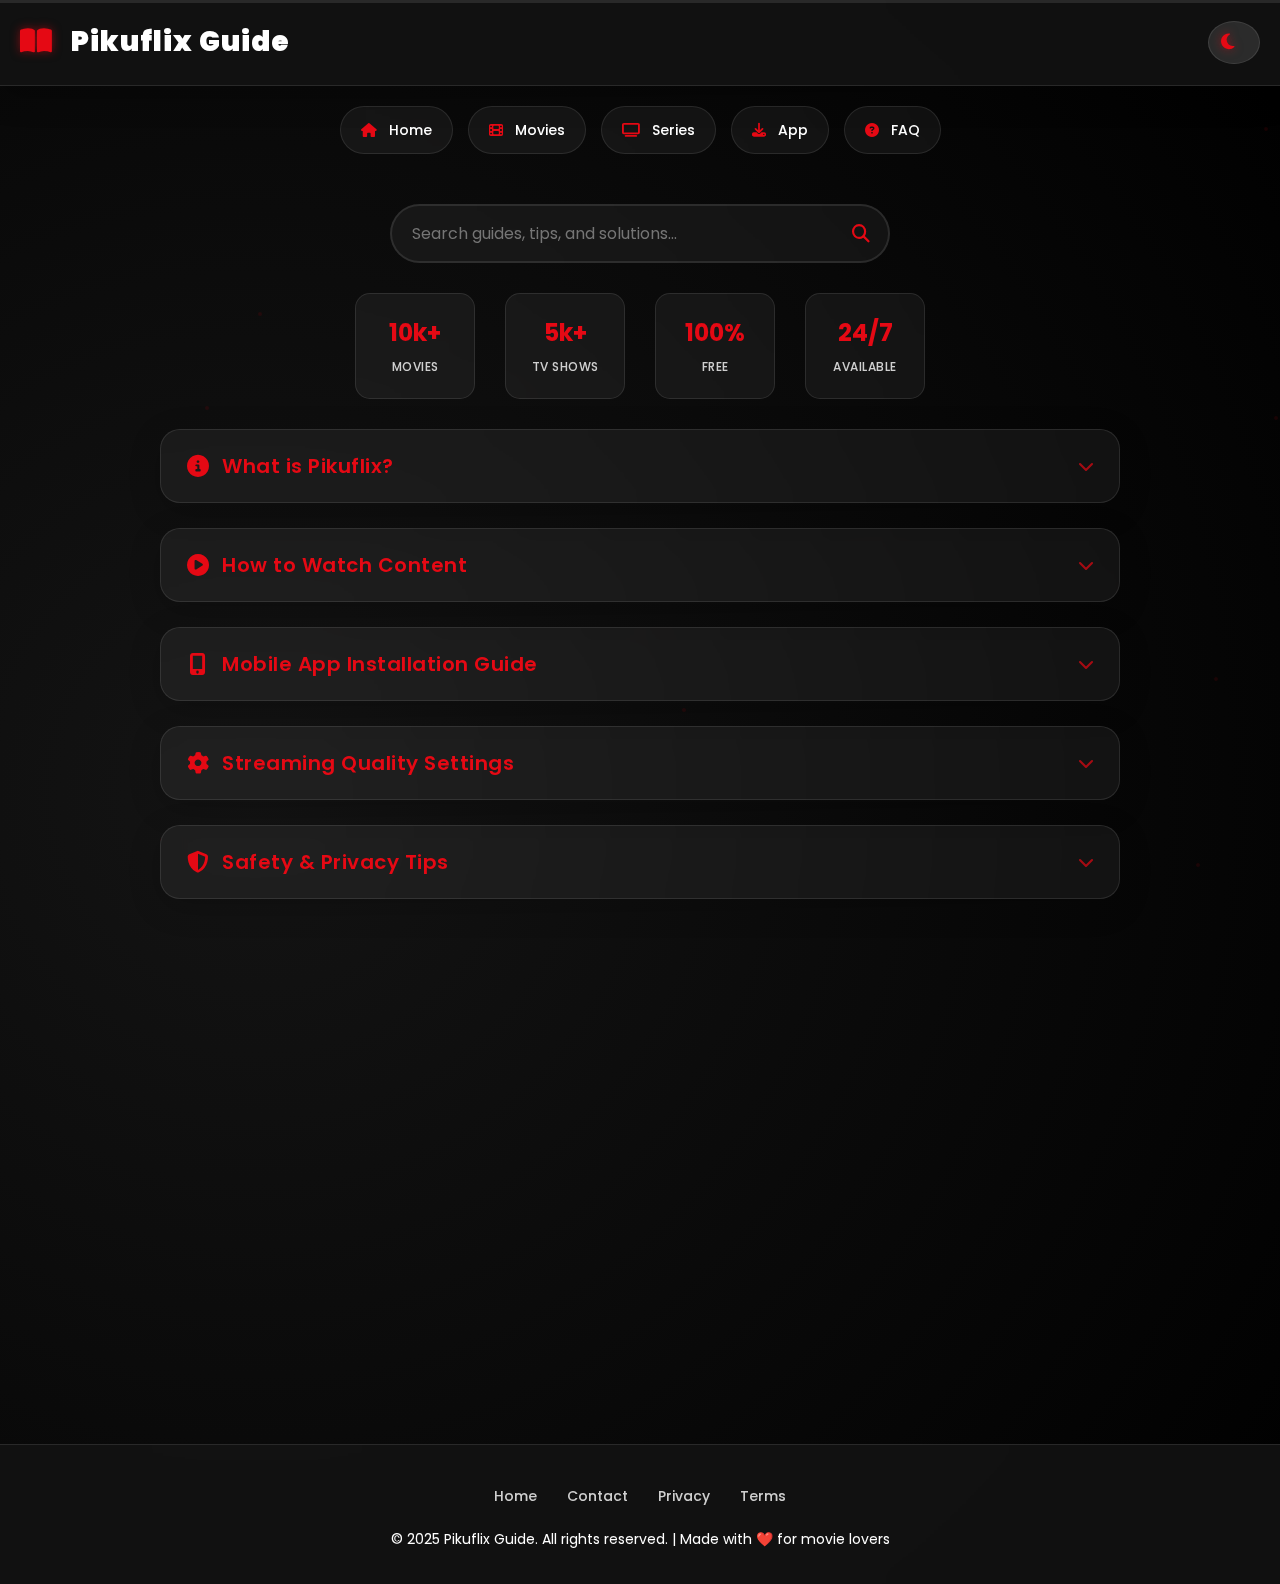
<file: guide-book.html>
<!doctype html>
<html lang="en">
<head>
<meta charset="UTF-8">
<meta name="viewport" content="width=device-width, initial-scale=1.0">
<title>Pikuflix Guide</title>

<link rel="stylesheet" href="https://cdnjs.cloudflare.com/ajax/libs/font-awesome/6.4.0/css/all.min.css">
<link href="https://fonts.googleapis.com/css2?family=Poppins:wght@300;400;500;600;700;900&display=swap" rel="stylesheet">

<style>
    :root {
        --primary-color: #e50914;
        --primary-hover: #b20710;
        --bg-dark: #141414;
        --bg-light: #f5f5f5;
        --text-dark: #ffffff;
        --text-light: #333333;
        --card-dark: rgba(255,255,255,0.05);
        --card-light: rgba(0,0,0,0.05);
        --border-dark: rgba(255,255,255,0.1);
        --border-light: rgba(0,0,0,0.1);
        --glass-dark: rgba(20, 20, 20, 0.8);
        --glass-light: rgba(255, 255, 255, 0.8);
    }

    * {
        -webkit-tap-highlight-color: transparent;
        box-sizing: border-box;
    }

    input:focus,
    select:focus,
    textarea:focus,
    button:focus {
        outline: none;
        box-shadow: 0 0 0 2px var(--primary-color);
    }

    body {
        font-family: 'Poppins', sans-serif;
        background: radial-gradient(circle at 20% 50%, var(--bg-dark) 0%, #000 100%);
        color: var(--text-dark);
        margin: 0;
        padding: 0;
        line-height: 1.6;
        overflow-x: hidden;
        transition: all 0.4s ease;
        min-height: 100vh;
    }

    body.light {
        background: linear-gradient(135deg, var(--bg-light) 0%, #e8e8e8 100%);
        color: var(--text-light);
    }

        .bg-animation {
        position: fixed;
        top: 0;
        left: 0;
        width: 100%;
        height: 100%;
        pointer-events: none;
        z-index: -1;
        opacity: 0.1;
    }

    .particle {
        position: absolute;
        width: 4px;
        height: 4px;
        background: var(--primary-color);
        border-radius: 50%;
        animation: float 6s ease-in-out infinite;
    }

    @keyframes float {
        0%, 100% { transform: translateY(0px) rotate(0deg); opacity: 0.4; }
        50% { transform: translateY(-20px) rotate(180deg); opacity: 1; }
    }

    header {
        position: sticky;
        top: 0;
        background: var(--glass-dark);
        backdrop-filter: blur(15px);
        padding: 20px;
        font-size: 28px;
        font-weight: 900;
        display: flex;
        justify-content: space-between;
        align-items: center;
        z-index: 999;
        box-shadow: 0 8px 32px rgba(0,0,0,0.3);
        letter-spacing: 1px;
        border-bottom: 1px solid var(--border-dark);
        transition: all 0.4s ease;
    }

    body.light header {
        background: var(--glass-light);
        border-bottom: 1px solid var(--border-light);
        box-shadow: 0 8px 32px rgba(0,0,0,0.1);
    }

    header i {
        margin-right: 12px;
        color: var(--primary-color);
        text-shadow: 0 0 10px rgba(229, 9, 20, 0.5);
        animation: pulse 2s infinite;
    }

    @keyframes pulse {
        0%, 100% { transform: scale(1); }
        50% { transform: scale(1.1); }
    }

    .header-controls {
        display: flex;
        gap: 15px;
        align-items: center;
    }

    .toggle-btn, .scroll-top-btn {
        background: rgba(255,255,255,0.1);
        border: 1px solid var(--border-dark);
        color: inherit;
        font-size: 18px;
        cursor: pointer;
        padding: 10px 12px;
        border-radius: 50%;
        transition: all 0.3s ease;
        backdrop-filter: blur(5px);
    }

    body.light .toggle-btn, 
    body.light .scroll-top-btn {
        background: rgba(0,0,0,0.1);
        border: 1px solid var(--border-light);
    }

    .toggle-btn:hover, .scroll-top-btn:hover {
        transform: scale(1.1) rotate(10deg);
        background: var(--primary-color);
        box-shadow: 0 5px 15px rgba(229, 9, 20, 0.4);
    }

    .scroll-top-btn {
        position: fixed;
        bottom: 30px;
        right: 30px;
        opacity: 0;
        visibility: hidden;
        z-index: 1000;
        transition: all 0.3s ease;
    }

    .scroll-top-btn.show {
        opacity: 1;
        visibility: visible;
    }

 
    
    .quick-links {
        display: flex;
        gap: 15px;
        padding: 20px;
        flex-wrap: wrap;
        justify-content: center;
        margin-bottom: 10px;
    }

    .quick-links a {
        background: var(--card-dark);
        padding: 12px 20px;
        border-radius: 25px;
        color: inherit;
        font-size: 14px;
        backdrop-filter: blur(10px);
        border: 1px solid var(--border-dark);
        transition: all 0.3s ease;
        font-weight: 500;
        text-decoration: none;
        position: relative;
        overflow: hidden;
    }

    body.light .quick-links a {
        background: var(--card-light);
        border: 1px solid var(--border-light);
    }

    .quick-links a::before {
        content: '';
        position: absolute;
        top: 0;
        left: -100%;
        width: 100%;
        height: 100%;
        background: linear-gradient(90deg, transparent, rgba(255,255,255,0.2), transparent);
        transition: left 0.5s ease;
    }

    .quick-links a:hover::before {
        left: 100%;
    }

    .quick-links a:hover {
        transform: translateY(-3px);
        box-shadow: 0 10px 25px rgba(229, 9, 20, 0.3);
        border-color: var(--primary-color);
    }

    .quick-links a i {
        margin-right: 8px;
        color: var(--primary-color);
    }

    
    .search-container {
        text-align: center;
        margin: 30px 0;
        position: relative;
    }

    .search-box {
        position: relative;
        display: inline-block;
        width: 90%;
        max-width: 500px;
    }

    .search-box input {
        padding: 15px 50px 15px 20px;
        width: 100%;
        border-radius: 50px;
        border: 2px solid var(--border-dark);
        outline: none;
        font-size: 16px;
        background: var(--card-dark);
        color: inherit;
        backdrop-filter: blur(10px);
        font-family: 'Poppins', sans-serif;
        transition: all 0.3s ease;
        font-weight: 400;
    }

    body.light .search-box input {
        background: var(--card-light);
        border: 2px solid var(--border-light);
    }

    .search-box input:focus {
        border-color: var(--primary-color);
        box-shadow: 0 0 20px rgba(229, 9, 20, 0.3);
        transform: scale(1.02);
    }

    .search-box i {
        position: absolute;
        right: 20px;
        top: 50%;
        transform: translateY(-50%);
        color: var(--primary-color);
        font-size: 18px;
        pointer-events: none;
    }

    .clear-search {
        position: absolute;
        right: 50px;
        top: 50%;
        transform: translateY(-50%);
        background: none;
        border: none;
        color: inherit;
        cursor: pointer;
        opacity: 0.7;
        transition: opacity 0.3s ease;
        display: none;
    }

    .clear-search:hover {
        opacity: 1;
    }


    .stats-container {
        display: flex;
        justify-content: center;
        gap: 30px;
        margin: 30px 0;
        flex-wrap: wrap;
    }

    .stat-item {
        background: var(--card-dark);
        padding: 20px;
        border-radius: 15px;
        text-align: center;
        border: 1px solid var(--border-dark);
        backdrop-filter: blur(10px);
        min-width: 120px;
        transition: all 0.3s ease;
    }

    body.light .stat-item {
        background: var(--card-light);
        border: 1px solid var(--border-light);
    }

    .stat-item:hover {
        transform: translateY(-5px);
        box-shadow: 0 10px 30px rgba(0,0,0,0.2);
    }

    .stat-number {
        font-size: 24px;
        font-weight: 700;
        color: var(--primary-color);
        display: block;
    }

    .stat-label {
        font-size: 12px;
        opacity: 0.8;
        font-weight: 500;
        text-transform: uppercase;
        letter-spacing: 0.5px;
    }

  
    main {
        max-width: 1000px;
        margin: 0 auto;
        padding: 0 20px;
    }

    section {
        margin: 25px 0;
        background: var(--card-dark);
        border-radius: 20px;
        backdrop-filter: blur(15px);
        box-shadow: 0 8px 32px rgba(0,0,0,0.2);
        transition: all 0.3s ease;
        border: 1px solid var(--border-dark);
        overflow: hidden;
        position: relative;
    }

    body.light section {
        background: var(--card-light);
        border: 1px solid var(--border-light);
        box-shadow: 0 8px 32px rgba(0,0,0,0.1);
    }

    section::before {
        content: '';
        position: absolute;
        top: 0;
        left: -100%;
        width: 100%;
        height: 2px;
        background: linear-gradient(90deg, transparent, var(--primary-color), transparent);
        transition: left 0.8s ease;
    }

    section:hover::before {
        left: 100%;
    }

    section:hover {
        transform: translateY(-5px);
        box-shadow: 0 15px 40px rgba(0,0,0,0.3);
    }

    body.light section:hover {
        box-shadow: 0 15px 40px rgba(0,0,0,0.15);
    }

    .section-header {
        padding: 20px 25px;
        cursor: pointer;
        user-select: none;
        transition: all 0.3s ease;
    }

    .section-header:hover {
        background: rgba(229, 9, 20, 0.1);
    }

    h2 {
        color: var(--primary-color);
        margin: 0;
        font-size: 20px;
        display: flex;
        align-items: center;
        justify-content: space-between;
        font-weight: 600;
        letter-spacing: 0.5px;
    }

    h2 .icon-text {
        display: flex;
        align-items: center;
        gap: 12px;
    }

    h2 i:first-child {
        font-size: 22px;
        width: 24px;
        text-align: center;
    }

    .chevron {
        transition: transform 0.3s ease;
        font-size: 16px;
        opacity: 0.7;
    }

    .section-header.active .chevron {
        transform: rotate(180deg);
    }

    .content {
        max-height: 0;
        overflow: hidden;
        transition: all 0.4s ease;
        opacity: 0;
        font-weight: 400;
        padding: 0 25px;
    }

    .content.show {
        max-height: 1000px;
        opacity: 1;
        padding: 0 25px 25px 25px;
    }

   
    .content ul, .content ol {
        padding-left: 20px;
    }

    .content li {
        margin: 10px 0;
        position: relative;
    }

    .content li::marker {
        color: var(--primary-color);
        font-weight: 600;
    }

    .content a {
        color: var(--primary-color);
        text-decoration: none;
        font-weight: 500;
        border-bottom: 1px solid transparent;
        transition: all 0.3s ease;
    }

    .content a:hover {
        border-bottom-color: white;
        color: var(--primary-hover);
    }

 
    
    .download-btn, .action-btn {
        display: inline-flex;
        align-items: center;
        gap: 8px;
        background: black;
        color: white;
        padding: 12px 20px;
        border-radius: 25px;
        text-decoration: none;
        font-weight: 600;
        transition: all 0.3s ease;
        border: none;
        cursor: pointer;
        font-family: 'Poppins', sans-serif;
        font-size: 14px;
        margin: 10px 10px 10px 0;
        box-shadow: 0 4px 15px rgba(229, 9, 20, 0.3);
    }

    .download-btn:hover, .action-btn:hover {
        transform: translateY(-2px);
        box-shadow: 0 8px 25px rgba(229, 9, 20, 0.4);
        background: black;
    }

    .action-btn.secondary {
        background: transparent;
        border: 2px solid var(--primary-color);
        color: var(--primary-color);
        box-shadow: none;
    }

    body.light .action-btn.secondary {
        color: var(--primary-color);
    }

    .action-btn.secondary:hover {
        background: var(--primary-color);
        color: white;
    }


    .progress-container {
        position: fixed;
        top: 0;
        left: 0;
        width: 100%;
        height: 3px;
        background: rgba(255,255,255,0.1);
        z-index: 1001;
    }

    .progress-bar {
        height: 100%;
        background: linear-gradient(90deg, var(--primary-color), #ff6b6b);
        width: 0%;
        transition: width 0.1s ease;
    }

 
    .category-tag {
        display: inline-block;
        background: rgba(229, 9, 20, 0.1);
        color: var(--primary-color);
        padding: 4px 12px;
        border-radius: 12px;
        font-size: 11px;
        font-weight: 500;
        margin: 5px 5px 10px 0;
        border: 1px solid rgba(229, 9, 20, 0.3);
        text-transform: uppercase;
        letter-spacing: 0.5px;
    }

   
    footer {
        text-align: center;
        padding: 40px 20px 20px;
        font-size: 14px;
        background: var(--glass-dark);
        backdrop-filter: blur(15px);
        margin-top: 50px;
        font-weight: 400;
        border-top: 1px solid var(--border-dark);
    }

    body.light footer {
        background: var(--glass-light);
        border-top: 1px solid var(--border-light);
    }

    .footer-links {
        margin-bottom: 20px;
        display: flex;
        justify-content: center;
        gap: 30px;
        flex-wrap: wrap;
    }

    .footer-links a {
        color: inherit;
        text-decoration: none;
        opacity: 0.8;
        transition: all 0.3s ease;
        font-weight: 500;
    }

    .footer-links a:hover {
        opacity: 1;
        color: var(--primary-color);
    }

   
    @media (max-width: 768px) {
        header {
            padding: 15px;
            font-size: 24px;
        }
        
        .stats-container {
            gap: 15px;
        }
        
        .stat-item {
            min-width: 100px;
            padding: 15px;
        }
        
        .quick-links {
            gap: 10px;
            padding: 15px;
        }
        
        .quick-links a {
            padding: 10px 15px;
            font-size: 13px;
        }
        
        section {
            margin: 20px 10px;
        }
        
        .content {
            padding: 0 20px;
        }
        
        .content.show {
            padding: 0 20px 20px 20px;
        }
        
        .footer-links {
            gap: 20px;
        }
    }


    .loading {
        display: inline-block;
        width: 20px;
        height: 20px;
        border: 3px solid rgba(255,255,255,.3);
        border-radius: 50%;
        border-top-color: var(--primary-color);
        animation: spin 1s ease-in-out infinite;
    }

    @keyframes spin {
        to { transform: rotate(360deg); }
    }

    .toast {
        position: fixed;
        bottom: 30px;
        left: 50%;
        transform: translateX(-50%) translateY(100px);
        background: var(--primary-color);
        color: white;
        padding: 12px 20px;
        border-radius: 25px;
        font-weight: 500;
        box-shadow: 0 8px 25px rgba(229, 9, 20, 0.4);
        z-index: 1002;
        transition: transform 0.3s ease;
    }

    .toast.show {
        transform: translateX(-50%) translateY(0);
    }
</style>
</head>
<body>

<div class="progress-container">
    <div class="progress-bar" id="progressBar"></div>
</div>

<div class="bg-animation" id="bgAnimation"></div>

<header>
    <div><i class="fas fa-book-open"></i> Pikuflix Guide</div>
    <div class="header-controls">
        <button class="toggle-btn" onclick="toggleDarkMode()" title="Toggle Theme">
            <i class="fas fa-moon" id="themeIcon"></i>
        </button>
    </div>
</header>

<div class="quick-links">
    <a href="https://kavyant420.github.io/pikuflix/" target="_blank"><i class="fas fa-home"></i> Home</a>
    <a href="https://kavyant420.github.io/pikuflix/#movies" target="_blank"><i class="fas fa-film"></i> Movies</a>
    <a href="https://kavyant420.github.io/pikuflix/#series" target="_blank"><i class="fas fa-tv"></i> Series</a>
    <a href="https://drive.google.com/file/d/1-AMMmmEbWOqdskGFQKAjJEC9DYmP0ynu/view?usp=drivesdk" target="_blank"><i class="fas fa-download"></i> App</a>
    <a href="#faq" onclick="scrollToSection('faq')"><i class="fas fa-question-circle"></i> FAQ</a>
</div>

<div class="search-container">
    <div class="search-box">
        <input type="text" id="search" placeholder="Search guides, tips, and solutions..." onkeyup="filterGuide()">
        <button class="clear-search" onclick="clearSearch()" title="Clear Search">
            <i class="fas fa-times"></i>
        </button>
        <i class="fas fa-search"></i>
    </div>
</div>

<div class="stats-container">
    <div class="stat-item">
        <span class="stat-number">10k+</span>
        <span class="stat-label">Movies</span>
    </div>
    <div class="stat-item">
        <span class="stat-number">5k+</span>
        <span class="stat-label">TV Shows</span>
    </div>
    <div class="stat-item">
        <span class="stat-number">100%</span>
        <span class="stat-label">Free</span>
    </div>
    <div class="stat-item">
        <span class="stat-number">24/7</span>
        <span class="stat-label">Available</span>
    </div>
</div>

<main>
    <section>
        <div class="section-header" onclick="toggleSection(this)">
            <h2>
                <span class="icon-text">
                    <i class="fas fa-info-circle"></i>
                    <span>What is Pikuflix?</span>
                </span>
                <i class="fas fa-chevron-down chevron"></i>
            </h2>
        </div>
        <div class="content">
            <div class="category-tag">Getting Started</div>
            <p><a href="https://kavyant420.github.io/pikuflix/">PikuFlix</a> is your ultimate free entertainment hub where you can watch the latest movies, TV shows, and series anytime, anywhere. With no subscription fees, registration requirements, or hidden costs!</p>
            <p><strong>Key Features:</strong></p>
            <ul>
                <li>🎬 Latest movies and TV shows</li>
                <li>📱 Works on all devices</li>
                <li>🆓 Completely free</li>
                <li>🔄 Regular content updates</li>
                <li>⚡ Fast streaming servers</li>
            </ul>
        </div>
    </section>

    <section>
        <div class="section-header" onclick="toggleSection(this)">
            <h2>
                <span class="icon-text">
                    <i class="fas fa-play-circle"></i>
                    <span>How to Watch Content</span>
                </span>
                <i class="fas fa-chevron-down chevron"></i>
            </h2>
        </div>
        <div class="content">
            <div class="category-tag">Streaming</div>
            <p>Getting started with Pikuflix is incredibly simple:</p>
            <ol>
                <li><strong>Visit the Website:</strong> Go to <a href="https://kavyant420.github.io/pikuflix/" target="_blank">Pikuflix Homepage</a></li>
                <li><strong>Browse Content:</strong> Use categories or search for specific titles</li>
                <li><strong>Select Quality:</strong> Choose your preferred video quality (480p, 720p, 1080p)</li>
                <li><strong>Start Streaming:</strong> Click play and enjoy instantly!</li>
            </ol>
            <p><strong>Pro Tips:</strong></p>
            <ul>
                <li>Use the search function for quick access to specific content</li>
                <li>Bookmark your favorite shows for easy access</li>
                <li>Check the "Recently Added" section for new content</li>
            </ul>
            <a class="download-btn" href="https://kavyant420.github.io/pikuflix/" target="_blank">
                <i class="fas fa-external-link-alt"></i> Visit Pikuflix Now
            </a>
        </div>
    </section>

    <section>
        <div class="section-header" onclick="toggleSection(this)">
            <h2>
                <span class="icon-text">
                    <i class="fas fa-mobile-alt"></i>
                    <span>Mobile App Installation Guide</span>
                </span>
                <i class="fas fa-chevron-down chevron"></i>
            </h2>
        </div>
        <div class="content">
            <div class="category-tag">Mobile</div>
            <div class="category-tag">Android</div>
            <p>Download and install the official Pikuflix mobile app for the best streaming experience:</p>
            
            <a class="download-btn" href="https://drive.google.com/file/d/1-AMMmmEbWOqdskGFQKAjJEC9DYmP0ynu/view?usp=drivesdk" target="_blank">
                <i class="fas fa-download"></i> Download APK (Latest Version)
            </a>
            
            <p><strong>Installation Steps:</strong></p>
            <ol>
                <li>Click the download button above to get the APK file</li>
                <li>Once downloaded, locate the file in your Downloads folder</li>
                <li>Tap on the APK file to start installation</li>
                <li>If prompted, enable <strong>"Install from Unknown Sources"</strong> in your device settings</li>
                <li>Complete the installation process</li>
                <li>Open the app and start streaming!</li>
            </ol>
            
            <p><strong>App Benefits:</strong></p>
            <ul>
                <li>📱 Optimized mobile interface</li>
                <li>⬇️ Download content for offline viewing</li>
                <li>🔔 Get notified about new releases</li>
                <li>⚡ Faster loading times</li>
                <li>🎯 Personalized recommendations</li>
            </ul>

            <button class="action-btn secondary" onclick="showToast('Installation guide copied!')">
                <i class="fas fa-copy"></i> Copy Install Steps
            </button>
        </div>
    </section>

    <section>
        <div class="section-header" onclick="toggleSection(this)">
            <h2>
                <span class="icon-text">
                    <i class="fas fa-cog"></i>
                    <span>Streaming Quality Settings</span>
                </span>
                <i class="fas fa-chevron-down chevron"></i>
            </h2>
        </div>
        <div class="content">
            <div class="category-tag">Settings</div>
            <div class="category-tag">Quality</div>
            <p>Optimize your streaming experience with the right quality settings:</p>
            
            <p><strong>Quality Options:</strong></p>
            <ul>
                <li><strong>480p (SD):</strong> Best for slower connections, uses less data</li>
                <li><strong>720p (HD):</strong> Good balance of quality and speed</li>
                <li><strong>1080p (Full HD):</strong> Best quality, requires stable fast internet</li>
            </ul>
            
            <p><strong>Recommended Settings by Connection:</strong></p>
            <ul>
                <li><strong>Mobile Data:</strong> 480p to save data usage</li>
                <li><strong>WiFi (Basic):</strong> 720p for good quality</li>
                <li><strong>High-Speed WiFi:</strong> 1080p for maximum quality</li>
            </ul>

            <p><strong>Data Usage Guide:</strong></p>
            <ul>
                <li>480p: ~0.2 GB per hour</li>
                <li>720p: ~0.7 GB per hour</li>
                <li>1080p: ~1.2 GB per hour</li>
            </ul>
        </div>
    </section>

    <section>
        <div class="section-header" onclick="toggleSection(this)">
            <h2>
                <span class="icon-text">
                    <i class="fas fa-shield-alt"></i>
                    <span>Safety & Privacy Tips</span>
                </span>
                <i class="fas fa-chevron-down chevron"></i>
            </h2>
        </div>
        <div class="content">
            <div class="category-tag">Security</div>
            <div class="category-tag">Privacy</div>
            <p>Stay safe while enjoying your favorite content:</p>
            
            <p><strong>Security Recommendations:</strong></p>
            <ul>
                <li>🛡️ Use reputable antivirus software on your device</li>
                <li>🌐 Consider using a VPN for additional privacy</li>
                <li>🚫 Avoid clicking on suspicious ads or pop-ups</li>
                <li>🔒 Keep your device and browser updated</li>
                <li>📱 Only download the app from official sources</li>
            </ul>

            <p><strong>Ad Blocking Tips:</strong></p>
            <ul>
                <li>Install a reliable ad blocker extension</li>
                <li>Close any unexpected pop-up windows immediately</li>
                <li>Never download software from ads</li>
                <li>Use browsers with built-in pop-up blockers</li>
            </ul>

            <button class="action-btn secondary" onclick="showToast('Safety tips noted!')">
                <i class="fas fa-bookmark"></i> Save Safety Tips
            </button>
        </div>
    </section>

    <section>
        <div class="section-header" onclick="toggleSection(this)">
            <h2>
                <span class="icon-text">
                    <i class="fas fa-exclamation-triangle"></i>
                    <span>Troubleshooting Common Issues</span>
                </span>
                <i class="fas fa-chevron-down chevron"></i>
            </h2>
        </div>
        <div class="content">
            <div class="category-tag">Troubleshooting</div>
            <div class="category-tag">Solutions</div>
            
            <p><strong>🚫 Video Won't Load or Play:</strong></p>
            <ul>
                <li>Check your internet connection speed</li>
                <li>Try refreshing the page (F5 or Ctrl+R)</li>
                <li>Clear your browser cache and cookies</li>
                <li>Try a different browser (Chrome, Firefox, Safari)</li>
                <li>Disable VPN temporarily if using one</li>
            </ul>

            <p><strong>⚡ Slow Loading or Buffering:</strong></p>
            <ul>
                <li>Lower the video quality to 480p or 720p</li>
                <li>Pause the video for 30 seconds to let it buffer</li>
                <li>Close other apps/tabs using internet</li>
                <li>Try watching during off-peak hours</li>
                <li>Restart your router/modem</li>
            </ul>

            <p><strong>🔊 Audio Issues:</strong></p>
            <ul>
                <li>Check your device volume settings</li>
                <li>Try using headphones to test audio</li>
                <li>Refresh the page and restart the video</li>
                <li>Update your browser to the latest version</li>
            </ul>

            <p><strong>📱 Mobile App Issues:</strong></p>
            <ul>
                <li>Force close and reopen the app</li>
                <li>Clear app cache in device settings</li>
                <li>Ensure you have the latest app version</li>
                <li>Restart your device</li>
                <li>Check available storage space</li>
            </ul>

            <button class="action-btn" onclick="runDiagnostic()">
                <i class="fas fa-diagnoses"></i> Run Quick Diagnostic
            </button>
        </div>
    </section>

    <section>
        <div class="section-header" onclick="toggleSection(this)">
            <h2>
                <span class="icon-text">
                    <i class="fas fa-lightbulb"></i>
                    <span>Pro Tips for Best Experience</span>
                </span>
                <i class="fas fa-chevron-down chevron"></i>
            </h2>
        </div>
        <div class="content">
            <div class="category-tag">Tips</div>
            <div class="category-tag">Optimization</div>
            
            <p><strong>🌐 Browser Optimization:</strong></p>
            <ul>
                <li>Use Google Chrome or Firefox for best compatibility</li>
                <li>Enable hardware acceleration in browser settings</li>
                <li>Keep your browser updated to the latest version</li>
                <li>Clear cache regularly for optimal performance</li>
            </ul>

            <p><strong>📶 Connection Tips:</strong></p>
            <ul>
                <li>Use a stable WiFi connection when possible</li>
                <li>Position yourself close to your router</li>
                <li>Avoid peak usage hours (7-11 PM) for better speeds</li>
                <li>Close bandwidth-heavy apps while streaming</li>
            </ul>

            <p><strong>⚙️ Device Settings:</strong></p>
            <ul>
                <li>Close unnecessary background applications</li>
                <li>Ensure sufficient free storage space</li>
                <li>Keep your device cool to prevent throttling</li>
                <li>Update your device's operating system</li>
            </ul>

            <p><strong>🎯 Content Discovery:</strong></p>
            <ul>
                <li>Use specific search terms for better results</li>
                <li>Check the "Trending" section for popular content</li>
                <li>Browse by genre to discover new favorites</li>
                <li>Look for content ratings and reviews</li>
            </ul>

            <button class="action-btn secondary" onclick="showToast('Optimization tips applied!')">
                <i class="fas fa-rocket"></i> Apply Optimization
            </button>
        </div>
    </section>

    <section>
        <div class="section-header" onclick="toggleSection(this)">
            <h2>
                <span class="icon-text">
                    <i class="fas fa-download"></i>
                    <span>Offline Viewing Guide</span>
                </span>
                <i class="fas fa-chevron-down chevron"></i>
            </h2>
        </div>
        <div class="content">
            <div class="category-tag">Download</div>
            <div class="category-tag">Offline</div>
            
            <p><strong>📱 Mobile App Downloads:</strong></p>
            <ul>
                <li>Open the mobile app and find your desired content</li>
                <li>Look for the download icon (⬇️) next to the title</li>
                <li>Select your preferred quality before downloading</li>
                <li>Downloads are saved in the "My Downloads" section</li>
                <li>Manage storage by deleting watched content</li>
            </ul>

            <p><strong>💾 Storage Management:</strong></p>
            <ul>
                <li>Monitor available device storage regularly</li>
                <li>Download on WiFi to save mobile data</li>
                <li>Choose lower quality for longer content</li>
                <li>Set download limits in app settings</li>
            </ul>

            <p><strong>⏰ Download Scheduling:</strong></p>
            <ul>
                <li>Schedule downloads for off-peak hours</li>
                <li>Use "Download Later" for large files</li>
                <li>Queue multiple downloads efficiently</li>
                <li>Set up automatic downloads for series</li>
            </ul>

            <a class="download-btn" href="https://drive.google.com/file/d/1-AMMmmEbWOqdskGFQKAjJEC9DYmP0ynu/view?usp=drivesdk" target="_blank">
                <i class="fas fa-mobile-alt"></i> Get Mobile App for Downloads
            </a>
        </div>
    </section>

    <section id="faq">
        <div class="section-header" onclick="toggleSection(this)">
            <h2>
                <span class="icon-text">
                    <i class="fas fa-question-circle"></i>
                    <span>Frequently Asked Questions</span>
                </span>
                <i class="fas fa-chevron-down chevron"></i>
            </h2>
        </div>
        <div class="content">
            <div class="category-tag">FAQ</div>
            <div class="category-tag">Support</div>
            
            <p><strong>❓ Is Pikuflix really free?</strong></p>
            <p>Yes! Pikuflix is completely free with no subscription fees, registration requirements, or hidden costs.</p>

            <p><strong>❓ Do I need to create an account?</strong></p>
            <p>No account needed! You can start watching immediately without any registration process.</p>

            <p><strong>❓ What devices are supported?</strong></p>
            <p>Pikuflix works on all devices including smartphones, tablets, computers, smart TVs, and streaming devices.</p>

            <p><strong>❓ How often is new content added?</strong></p>
            <p>New movies and TV shows are added regularly, often within hours of release or broadcast.</p>

            <p><strong>❓ Can I request specific content?</strong></p>
            <p>While there's no official request system, popular content is typically added quickly due to high demand.</p>

            <p><strong>❓ Is the mobile app safe?</strong></p>
            <p>Yes, the official app from the provided link is safe. Always download from official sources only.</p>

            <p><strong>❓ Why do I see ads?</strong></p>
            <p>Ads help keep the service free. Use ad blockers for a cleaner experience, but consider supporting the platform.</p>

            <p><strong>❓ What if a video doesn't work?</strong></p>
            <p>Try refreshing the page, clearing cache, or switching browsers. Most issues are temporary server problems.</p>
        </div>
    </section>

    <section>
        <div class="section-header" onclick="toggleSection(this)">
            <h2>
                <span class="icon-text">
                    <i class="fas fa-history"></i>
                    <span>Recent Updates & Changes</span>
                </span>
                <i class="fas fa-chevron-down chevron"></i>
            </h2>
        </div>
        <div class="content">
            <div class="category-tag">Updates</div>
            <div class="category-tag">News</div>
            
            <p><strong>🆕 Latest Updates (2025):</strong></p>
            <ul>
                <li><strong>Enhanced UI:</strong> New modern interface with better navigation</li>
                <li><strong>Mobile App:</strong> Improved app performance and stability</li>
                <li><strong>Quality Options:</strong> Added more streaming quality choices</li>
                <li><strong>Search Function:</strong> Faster and more accurate search results</li>
                <li><strong>Content Library:</strong> Expanded movie and TV show collection</li>
            </ul>

            <p><strong>🔄 Coming Soon:</strong></p>
            <ul>
                <li>Dark/Light theme options</li>
                <li>Improved recommendation system</li>
                <li>Multi-language subtitle support</li>
                <li>Enhanced download features</li>
                <li>Social sharing capabilities</li>
            </ul>

            <button class="action-btn" onclick="showToast('You will be notified of updates!')">
                <i class="fas fa-bell"></i> Get Update Notifications
            </button>
        </div>
    </section>
</main>

<button class="scroll-top-btn" onclick="scrollToTop()" title="Back to Top">
    <i class="fas fa-arrow-up"></i>
</button>

<footer>
    <div class="footer-links">
        <a href="https://kavyant420.github.io/pikuflix/" target="_blank">Home</a>
        <a href="#" onclick="showToast('Contact info: pikuflix.official@gmail.com')">Contact</a>
        <a href="#" onclick="showToast('Privacy policy: No data collected')">Privacy</a>
        <a href="#" onclick="showToast('Terms: Free usage, no restrictions')">Terms</a>
    </div>
    <p>&copy; 2025 Pikuflix Guide. All rights reserved. | Made with ❤️ for movie lovers</p>
</footer>

<script>

let currentTheme = 'dark';
let searchTimeout;

document.addEventListener('DOMContentLoaded', function() {
    createBackgroundAnimation();
    updateScrollProgress();
    initializeSearch();
    

    const savedTheme = localStorage.getItem('pikuflix-theme');
    if (savedTheme && savedTheme !== currentTheme) {
        toggleDarkMode();
    }
});


function createBackgroundAnimation() {
    const bgAnimation = document.getElementById('bgAnimation');
    for (let i = 0; i < 20; i++) {
        const particle = document.createElement('div');
        particle.className = 'particle';
        particle.style.left = Math.random() * 100 + '%';
        particle.style.top = Math.random() * 100 + '%';
        particle.style.animationDelay = Math.random() * 6 + 's';
        particle.style.animationDuration = (Math.random() * 3 + 3) + 's';
        bgAnimation.appendChild(particle);
    }
}


function toggleSection(element) {
    const content = element.nextElementSibling;
    const isActive = element.classList.contains('active');
    
    
    document.querySelectorAll('.section-header').forEach(header => {
        if (header !== element) {
            header.classList.remove('active');
            header.nextElementSibling.classList.remove('show');
        }
    });
  
    if (!isActive) {
        element.classList.add('active');
        content.classList.add('show');
        
       
        setTimeout(() => {
            element.scrollIntoView({ 
                behavior: 'smooth', 
                block: 'start',
                inline: 'nearest'
            });
        }, 100);
    } else {
        element.classList.remove('active');
        content.classList.remove('show');
    }
}


function initializeSearch() {
    const searchInput = document.getElementById('search');
    const clearBtn = document.querySelector('.clear-search');
    
    searchInput.addEventListener('input', function() {
        clearTimeout(searchTimeout);
        const query = this.value.toLowerCase().trim();
        
        if (query) {
            clearBtn.style.display = 'block';
            searchTimeout = setTimeout(() => filterGuide(), 150);
        } else {
            clearBtn.style.display = 'none';
            resetSearch();
        }
    });
}

function filterGuide() {
    const input = document.getElementById("search").value.toLowerCase();
    const sections = document.querySelectorAll("main section");
    let visibleCount = 0;
    
    sections.forEach(section => {
        const text = section.innerText.toLowerCase();
        const isVisible = text.includes(input);
        
        section.style.display = isVisible ? "block" : "none";
        
        if (isVisible) {
            visibleCount++;
           
            if (input && input.length > 2) {
                const header = section.querySelector('.section-header');
                const content = section.querySelector('.content');
                header.classList.add('active');
                content.classList.add('show');
            }
        }
    });
    

    showSearchResults(visibleCount, input);
}

function showSearchResults(count, query) {
    let existingMsg = document.querySelector('.search-results');
    if (existingMsg) existingMsg.remove();
    
    if (query && count === 0) {
        const msg = document.createElement('div');
        msg.className = 'search-results';
        msg.style.cssText = 'text-align: center; padding: 40px; color: var(--primary-color); font-weight: 500;';
        msg.innerHTML = `
            <i class="fas fa-search" style="font-size: 48px; opacity: 0.5; margin-bottom: 15px; display: block;"></i>
            No results found for "${query}"<br>
            <small style="opacity: 0.7; font-size: 14px;">Try different keywords or browse all sections</small>
        `;
        document.querySelector('main').appendChild(msg);
    }
}

function clearSearch() {
    document.getElementById('search').value = '';
    document.querySelector('.clear-search').style.display = 'none';
    resetSearch();
}

function resetSearch() {
    document.querySelectorAll("main section").forEach(section => {
        section.style.display = "block";
    });
    
    const existingMsg = document.querySelector('.search-results');
    if (existingMsg) existingMsg.remove();
}


function toggleDarkMode() {
    const body = document.body;
    const themeIcon = document.getElementById('themeIcon');
    
    body.classList.toggle("light");
    
    if (body.classList.contains("light")) {
        currentTheme = 'light';
        themeIcon.className = 'fas fa-sun';
        showToast('Light theme activated ☀️');
    } else {
        currentTheme = 'dark';
        themeIcon.className = 'fas fa-moon';
        showToast('Dark theme activated 🌙');
    }
    
  
    localStorage.setItem('pikuflix-theme', currentTheme);
}


function updateScrollProgress() {
    window.addEventListener('scroll', function() {
        const scrollTop = window.pageYOffset || document.documentElement.scrollTop;
        const scrollHeight = document.documentElement.scrollHeight - document.documentElement.clientHeight;
        const scrollProgress = (scrollTop / scrollHeight) * 100;
        
        document.getElementById('progressBar').style.width = scrollProgress + '%';
        
       
        const scrollBtn = document.querySelector('.scroll-top-btn');
        if (scrollTop > 300) {
            scrollBtn.classList.add('show');
        } else {
            scrollBtn.classList.remove('show');
        }
    });
}


function scrollToTop() {
    window.scrollTo({
        top: 0,
        behavior: 'smooth'
    });
}


function scrollToSection(sectionId) {
    const section = document.getElementById(sectionId);
    if (section) {
        section.scrollIntoView({ 
            behavior: 'smooth',
            block: 'start'
        });
        
        
        setTimeout(() => {
            const header = section.querySelector('.section-header');
            if (header && !header.classList.contains('active')) {
                toggleSection(header);
            }
        }, 500);
    }
}


function showToast(message) {
    
    const existingToast = document.querySelector('.toast');
    if (existingToast) existingToast.remove();
    
    
    const toast = document.createElement('div');
    toast.className = 'toast';
    toast.textContent = message;
    document.body.appendChild(toast);
    
    
    setTimeout(() => toast.classList.add('show'), 100);
    
    
    setTimeout(() => {
        toast.classList.remove('show');
        setTimeout(() => toast.remove(), 300);
    }, 3000);
}


function runDiagnostic() {
    showToast('Running diagnostic... 🔧');
    
    setTimeout(() => {
        const connection = navigator.connection || navigator.mozConnection || navigator.webkitConnection;
        const speed = connection ? `${connection.downlink} Mbps` : 'Unknown';
        const browser = navigator.userAgent.includes('Chrome') ? 'Chrome' : 
                       navigator.userAgent.includes('Firefox') ? 'Firefox' : 
                       navigator.userAgent.includes('Safari') ? 'Safari' : 'Other';
        
        const diagnosticResults = `
            🌐 Connection: ${speed}
            🖥️ Browser: ${browser}
            📱 Device: ${navigator.platform}
            ✅ Status: All systems operational
        `;
        
        alert('Diagnostic Results:\n' + diagnosticResults);
    }, 2000);
}


document.addEventListener('keydown', function(e) {
    // Ctrl/Cmd + K for search
    if ((e.ctrlKey || e.metaKey) && e.key === 'k') {
        e.preventDefault();
        document.getElementById('search').focus();
        showToast('Search activated! 🔍');
    }
    
  
    if (e.key === 'Escape') {
        document.getElementById('search').blur();
        clearSearch();
    }
    
    
    if (e.key === 't' && !e.target.matches('input')) {
        toggleDarkMode();
    }
});


const observerOptions = {
    rootMargin: '0px 0px -50px 0px',
    threshold: 0.1
};

const sectionObserver = new IntersectionObserver((entries) => {
    entries.forEach(entry => {
        if (entry.isIntersecting) {
            entry.target.style.opacity = '1';
            entry.target.style.transform = 'translateY(0)';
        }
    });
}, observerOptions);


document.querySelectorAll('section').forEach(section => {
    section.style.opacity = '0';
    section.style.transform = 'translateY(20px)';
    section.style.transition = 'all 0.6s ease';
    sectionObserver.observe(section);
});
</script>

</body>
    </html>
</file>
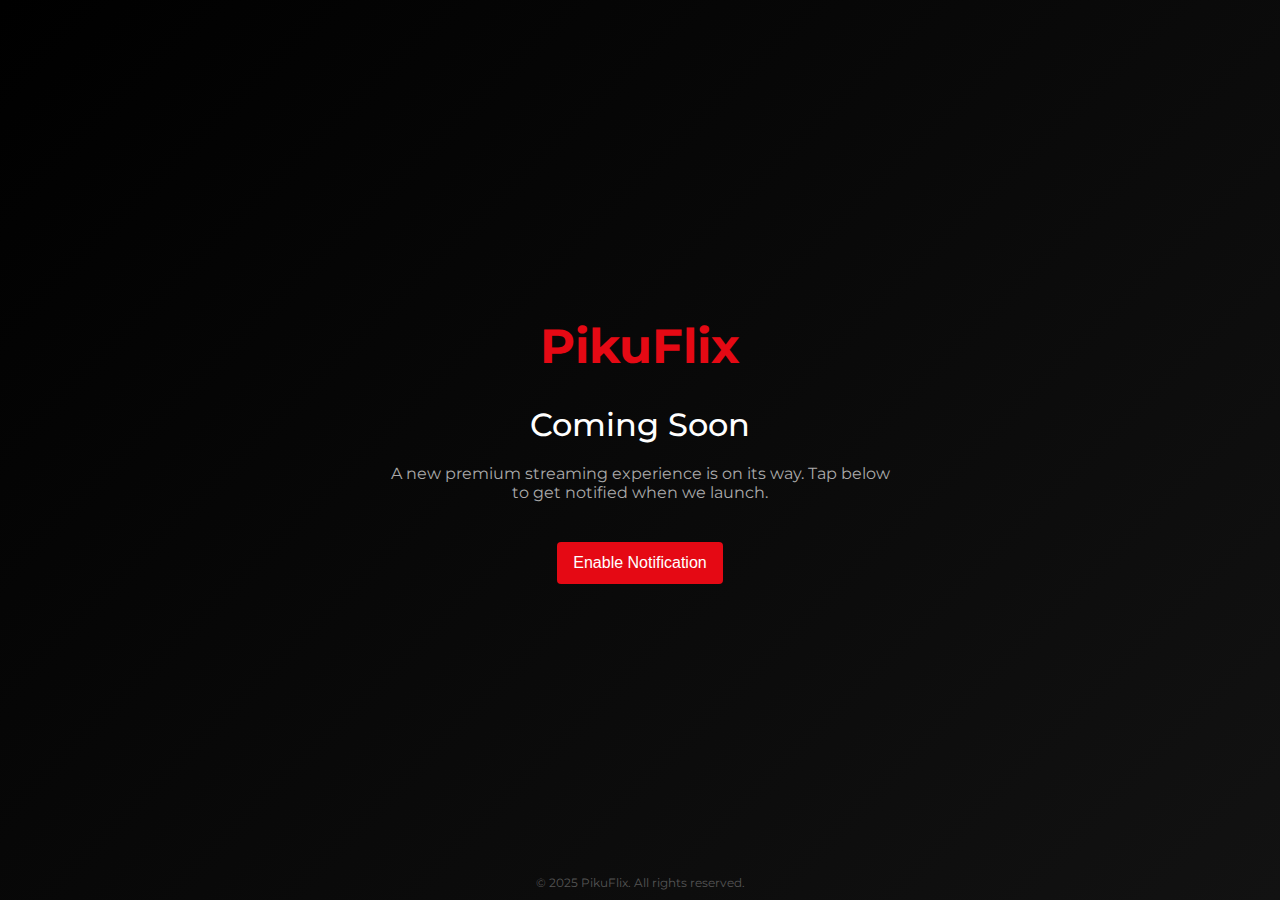
<file: login.html>
<!doctype html>
<html lang="en">
<head>

  <meta name="viewport" content="width=device-width, initial-scale=1.0" />
  <title>Coming Soon - PikuFlix</title>
  <link href="https://fonts.googleapis.com/css2?family=Montserrat:wght@400;700&display=swap" rel="stylesheet">
  <style>
      * {
  -webkit-tap-highlight-color: transparent;
}

input:focus,
select:focus,
textarea:focus,
button:focus {
  outline: none;
  box-shadow: none;
  -webkit-box-shadow: none;
}

    * { margin: 0; padding: 0; box-sizing: border-box; }
    body, html {
      height: 100%;
      font-family: 'Montserrat', sans-serif;
      background: linear-gradient(135deg, #000000 0%, #121212 100%);
      color: #fff;
      overflow: hidden;
    }
    .container {
      height: 100%;
      display: flex;
      flex-direction: column;
      justify-content: center;
      align-items: center;
      text-align: center;
      padding: 20px;
    }
    .logo {
      font-size: 48px;
      font-weight: 700;
      color: #e50914;
      margin-bottom: 30px;
    }
    .coming-soon {
      font-size: 32px;
      font-weight: 500;
      animation: pulse 2s infinite;
    }
    @keyframes pulse {
      0%, 100% { opacity: 1; transform: scale(1); }
      50% { opacity: 0.7; transform: scale(1.05); }
    }
    .subtext {
      font-size: 16px;
      color: #aaa;
      margin: 20px 0 40px;
      max-width: 500px;
    }
    .notify-form button {
      padding: 12px 16px;
      font-size: 16px;
      background-color: #e50914;
      border: none;
      color: white;
      border-radius: 4px;
      cursor: pointer;
      transition: background 0.3s ease;
    }
    .notify-form button:hover {
      background-color: #b20710;
    }
    footer {
      position: absolute;
      bottom: 10px;
      font-size: 12px;
      color: #555;
      text-align: center;
      width: 100%;
    }
  </style>
</head>
<body>
  <div class="container">
    <div class="logo">PikuFlix</div>
    <div class="coming-soon">Coming Soon</div>
    <p class="subtext">A new premium streaming experience is on its way. Tap below to get notified when we launch.</p>

    <div class="notify-form">
      <button id="notifyBtn">Enable Notification</button>
    </div>
  </div>

  <footer>
    &copy; 2025 PikuFlix. All rights reserved.
  </footer>

  <script>
    const notifyBtn = document.getElementById("notifyBtn");

    notifyBtn.addEventListener("click", () => {
      if (!("Notification" in window)) {
        alert("This browser does not support notifications.");
        return;
      }

      if (Notification.permission === "granted") {
        sendNotification();
      } else if (Notification.permission !== "denied") {
        Notification.requestPermission().then(permission => {
          if (permission === "granted") {
            sendNotification();
          } else {
            alert("Notification permission denied.");
          }
        });
      } else {
        alert("You have blocked notifications. Please allow them in your browser settings.");
      }
    });

    function sendNotification() {
      navigator.serviceWorker.getRegistration().then(reg => {
        if (reg) {
          reg.showNotification("You're subscribed!", {
            body: "We'll notify you when PikuFlix launches.",
            icon: "https://upload.wikimedia.org/wikipedia/commons/7/75/Netflix_icon.svg"
          });
        } else {
          new Notification("You're subscribed!", {
            body: "We'll notify you when PikuFlix launches.",
            icon: "https://upload.wikimedia.org/wikipedia/commons/7/75/Netflix_icon.svg"
          });
        }
      });
    }

    if ('serviceWorker' in navigator) {
      navigator.serviceWorker.register('sw.js').catch(err => {
        console.error("Service Worker registration failed:", err);
      });
    }
  </script>
</body>
</html>
</file>
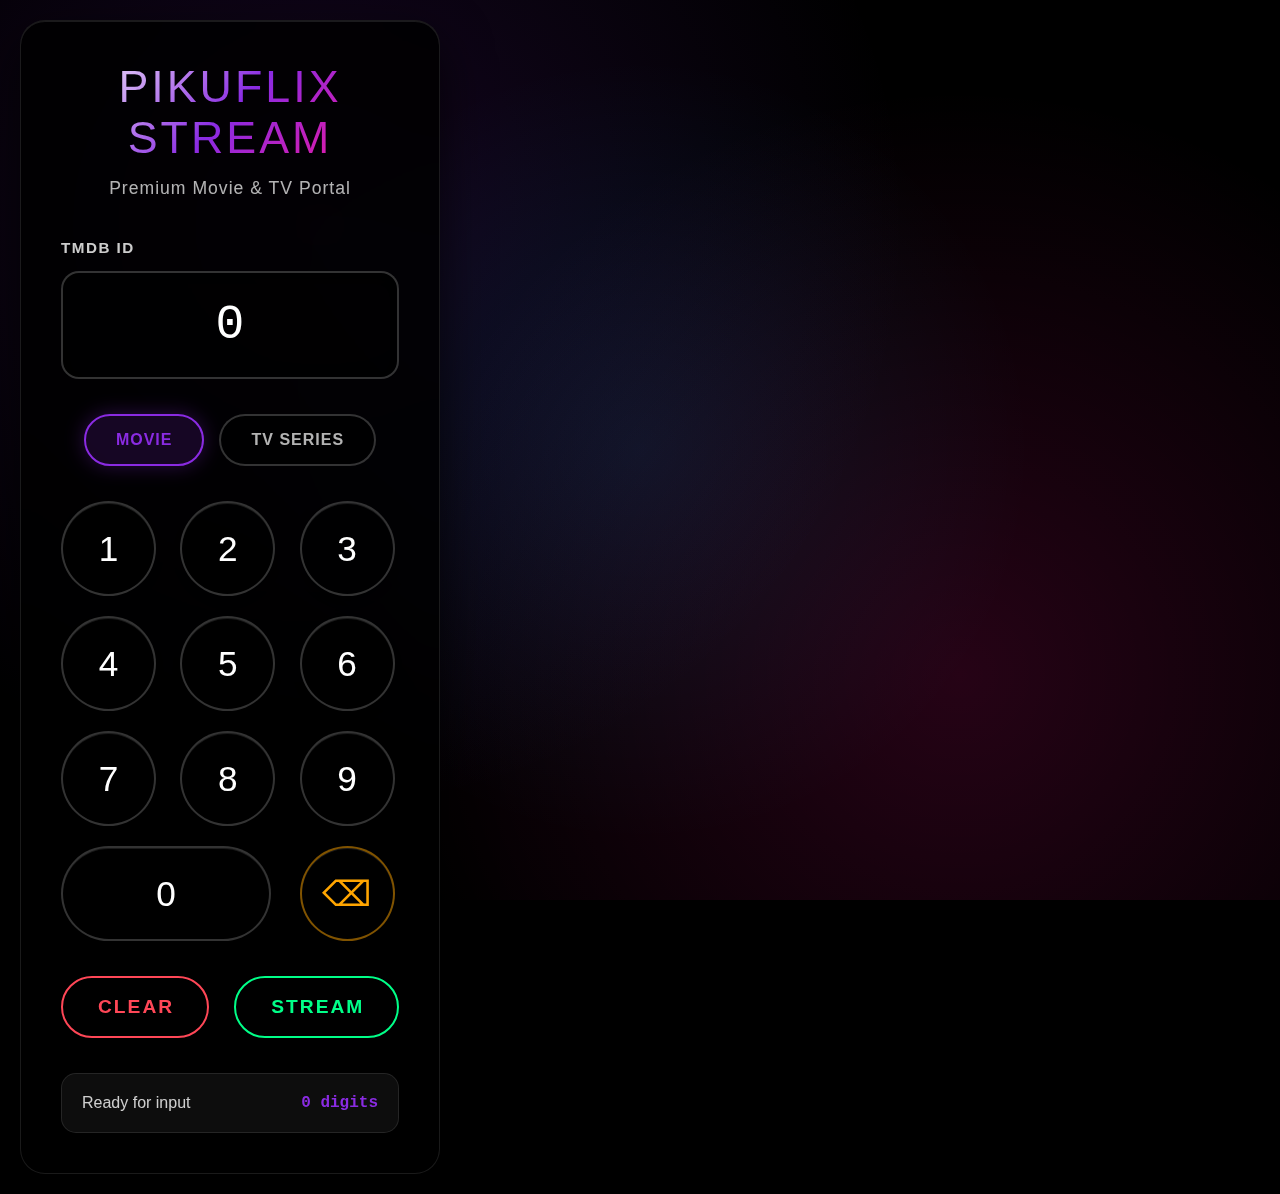
<file: user-movies.html>
<!doctype html>
<html lang="en">
<head>
    <meta charset="UTF-8">
    <meta name="viewport" content="width=device-width, initial-scale=1.0">
    <title>PikuFlix Portal</title>
    <style>
        * {
  -webkit-tap-highlight-color: transparent;
}

input:focus,
select:focus,
textarea:focus,
button:focus {
  outline: none;
  box-shadow: none;
  -webkit-box-shadow: none;
}

        * {
            box-sizing: border-box;
            margin: 0;
            padding: 0;
        }

        body {
            font-family: 'Inter', 'Segoe UI', sans-serif;
            background: #000000;
            color: white;
            overflow-x: hidden;
            min-height: 100vh;
        }

        .bg-animation {
            position: fixed;
            top: 0;
            left: 0;
            width: 100%;
            height: 100%;
            background: 
                radial-gradient(circle at 25% 25%, rgba(138, 43, 226, 0.15) 0%, transparent 50%),
                radial-gradient(circle at 75% 75%, rgba(255, 20, 147, 0.15) 0%, transparent 50%),
                radial-gradient(circle at 50% 50%, rgba(0, 191, 255, 0.1) 0%, transparent 50%);
            animation: gradientShift 20s ease infinite;
            pointer-events: none;
            z-index: 0;
        }

        @keyframes gradientShift {
            0%, 100% {
                background: 
                    radial-gradient(circle at 25% 25%, rgba(138, 43, 226, 0.15) 0%, transparent 50%),
                    radial-gradient(circle at 75% 75%, rgba(255, 20, 147, 0.15) 0%, transparent 50%),
                    radial-gradient(circle at 50% 50%, rgba(0, 191, 255, 0.1) 0%, transparent 50%);
            }
            50% {
                background: 
                    radial-gradient(circle at 75% 25%, rgba(255, 20, 147, 0.2) 0%, transparent 50%),
                    radial-gradient(circle at 25% 75%, rgba(0, 191, 255, 0.15) 0%, transparent 50%),
                    radial-gradient(circle at 50% 50%, rgba(138, 43, 226, 0.1) 0%, transparent 50%);
            }
        }

        .container {
            position: relative;
            z-index: 1;
            min-height: 100vh;
            display: flex;
            align-items: center;
            justify-content: center;
            padding: 20px;
        }

        .main-content {
            display: grid;
            grid-template-columns: 420px 1fr;
            gap: 50px;
            align-items: start;
            width: 100%;
            max-width: 1600px;
            transition: all 0.5s ease;
        }

        .main-content.fullscreen {
            grid-template-columns: 1fr;
            max-width: 100%;
        }

        .input-panel {
            background: rgba(0, 0, 0, 0.85);
            backdrop-filter: blur(20px);
            border: 1px solid rgba(255, 255, 255, 0.1);
            border-radius: 25px;
            padding: 40px;
            box-shadow: 
                0 20px 50px rgba(0, 0, 0, 0.7),
                inset 0 1px 0 rgba(255, 255, 255, 0.1);
            transition: all 0.5s ease;
        }

        .input-panel.collapsed {
            transform: translateX(-100%);
            opacity: 0;
        }

        .header {
            text-align: center;
            margin-bottom: 40px;
        }

        .title {
            font-size: 2.8rem;
            font-weight: 300;
            margin-bottom: 15px;
            background: linear-gradient(135deg, #ffffff, #8A2BE2, #FF1493);
            -webkit-background-clip: text;
            -webkit-text-fill-color: transparent;
            background-clip: text;
            letter-spacing: 3px;
            animation: titleGlow 3s ease infinite alternate;
        }

        @keyframes titleGlow {
            0% { filter: brightness(1) saturate(1); }
            100% { filter: brightness(1.2) saturate(1.3); }
        }

        .subtitle {
            color: rgba(255, 255, 255, 0.7);
            font-size: 1.1rem;
            font-weight: 300;
            letter-spacing: 1px;
        }

        .input-section {
            margin-bottom: 35px;
        }

        .input-label {
            color: rgba(255, 255, 255, 0.8);
            font-size: 0.95rem;
            margin-bottom: 15px;
            text-transform: uppercase;
            letter-spacing: 1.5px;
            font-weight: 600;
        }

        .display {
            background: rgba(0, 0, 0, 0.6);
            border: 2px solid rgba(255, 255, 255, 0.2);
            border-radius: 18px;
            padding: 25px;
            font-size: 3rem;
            font-weight: 300;
            color: white;
            font-family: 'Courier New', monospace;
            text-align: center;
            min-height: 90px;
            display: flex;
            align-items: center;
            justify-content: center;
            position: relative;
            transition: all 0.3s ease;
            box-shadow: inset 0 4px 15px rgba(0, 0, 0, 0.3);
        }

        .display:focus-within,
        .display.active {
            border-color: rgba(138, 43, 226, 0.6);
            box-shadow: 
                inset 0 4px 15px rgba(0, 0, 0, 0.3),
                0 0 30px rgba(138, 43, 226, 0.3);
        }

        .content-type {
            display: flex;
            justify-content: center;
            gap: 15px;
            margin: 35px 0;
        }

        .type-btn {
            background: rgba(0, 0, 0, 0.6);
            border: 2px solid rgba(255, 255, 255, 0.2);
            border-radius: 30px;
            padding: 15px 30px;
            font-size: 1rem;
            font-weight: 600;
            color: rgba(255, 255, 255, 0.7);
            cursor: pointer;
            transition: all 0.3s cubic-bezier(0.4, 0, 0.2, 1);
            text-transform: uppercase;
            letter-spacing: 1px;
            position: relative;
            overflow: hidden;
        }

        .type-btn::before {
            content: '';
            position: absolute;
            top: 0;
            left: -100%;
            width: 100%;
            height: 100%;
            background: linear-gradient(90deg, transparent, rgba(138, 43, 226, 0.3), transparent);
            transition: left 0.6s ease;
        }

        .type-btn.active {
            border-color: #8A2BE2;
            color: #8A2BE2;
            background: rgba(138, 43, 226, 0.15);
            box-shadow: 0 0 20px rgba(138, 43, 226, 0.3);
        }

        .type-btn:hover::before {
            left: 100%;
        }

        .keyboard {
            display: grid;
            grid-template-columns: repeat(3, 1fr);
            gap: 20px;
            margin-bottom: 35px;
        }

        .key {
            background: rgba(0, 0, 0, 0.6);
            border: 2px solid rgba(255, 255, 255, 0.2);
            border-radius: 50%;
            width: 95px;
            height: 95px;
            font-size: 2.2rem;
            font-weight: 300;
            color: white;
            cursor: pointer;
            transition: all 0.3s cubic-bezier(0.4, 0, 0.2, 1);
            display: flex;
            align-items: center;
            justify-content: center;
            position: relative;
            overflow: hidden;
            box-shadow: 
                0 6px 20px rgba(0, 0, 0, 0.4),
                inset 0 1px 0 rgba(255, 255, 255, 0.1);
        }

        .key::before {
            content: '';
            position: absolute;
            top: 0;
            left: 0;
            right: 0;
            bottom: 0;
            background: radial-gradient(circle at center, rgba(255, 255, 255, 0.2) 0%, transparent 70%);
            transform: scale(0);
            transition: transform 0.3s ease;
        }

        .key:hover {
            border-color: rgba(255, 255, 255, 0.5);
            transform: translateY(-3px);
            box-shadow: 
                0 10px 30px rgba(0, 0, 0, 0.6),
                0 0 25px rgba(255, 255, 255, 0.1),
                inset 0 1px 0 rgba(255, 255, 255, 0.2);
        }

        .key:hover::before {
            transform: scale(1);
        }

        .key:active {
            transform: translateY(-1px) scale(0.95);
        }

        .key.zero {
            grid-column: span 2;
            border-radius: 47.5px;
            width: 210px;
        }

        .key.backspace {
            border-color: rgba(255, 165, 0, 0.5);
            color: #FFA500;
        }

        .key.backspace:hover {
            border-color: #FFA500;
            box-shadow: 
                0 10px 30px rgba(255, 165, 0, 0.3),
                0 0 25px rgba(255, 165, 0, 0.2);
        }

        .actions {
            display: flex;
            justify-content: center;
            gap: 25px;
            margin: 35px 0;
        }

        .action-btn {
            background: rgba(0, 0, 0, 0.6);
            border: 2px solid;
            border-radius: 50px;
            padding: 18px 35px;
            font-size: 1.2rem;
            font-weight: 600;
            cursor: pointer;
            transition: all 0.3s ease;
            text-transform: uppercase;
            letter-spacing: 2px;
            position: relative;
            overflow: hidden;
            box-shadow: 0 6px 20px rgba(0, 0, 0, 0.4);
        }

        .action-btn.stream {
            border-color: #00FF88;
            color: #00FF88;
        }

        .action-btn.stream:hover {
            background: rgba(0, 255, 136, 0.15);
            box-shadow: 
                0 10px 30px rgba(0, 255, 136, 0.4),
                0 0 30px rgba(0, 255, 136, 0.3);
            transform: translateY(-2px);
        }

        .action-btn.clear {
            border-color: #FF4757;
            color: #FF4757;
        }

        .action-btn.clear:hover {
            background: rgba(255, 71, 87, 0.15);
            box-shadow: 
                0 10px 30px rgba(255, 71, 87, 0.4),
                0 0 30px rgba(255, 71, 87, 0.3);
            transform: translateY(-2px);
        }

        .status-bar {
            display: flex;
            justify-content: space-between;
            align-items: center;
            margin-top: 30px;
            padding: 20px;
            background: rgba(255, 255, 255, 0.05);
            border-radius: 15px;
            border: 1px solid rgba(255, 255, 255, 0.1);
            backdrop-filter: blur(10px);
        }

        .status-text {
            color: rgba(255, 255, 255, 0.8);
            font-size: 1rem;
            font-weight: 400;
        }

        .digit-count {
            color: #8A2BE2;
            font-size: 1rem;
            font-weight: 600;
            font-family: 'Courier New', monospace;
        }

        /* Player Styles */
        .player-container {
            display: none;
            background: rgba(0, 0, 0, 0.85);
            backdrop-filter: blur(20px);
            border: 1px solid rgba(255, 255, 255, 0.1);
            border-radius: 25px;
            overflow: hidden;
            box-shadow: 
                0 20px 50px rgba(0, 0, 0, 0.7),
                inset 0 1px 0 rgba(255, 255, 255, 0.1);
            animation: playerSlide 0.6s ease forwards;
        }

        @keyframes playerSlide {
            from {
                opacity: 0;
                transform: translateX(50px);
            }
            to {
                opacity: 1;
                transform: translateX(0);
            }
        }

        .player-container.active {
            display: block;
        }

        .player-header {
            background: rgba(255, 255, 255, 0.05);
            padding: 20px 30px;
            border-bottom: 1px solid rgba(255, 255, 255, 0.1);
            display: flex;
            justify-content: space-between;
            align-items: center;
        }

        .player-title {
            color: white;
            font-size: 1.3rem;
            font-weight: 500;
            margin: 0;
        }

        .player-controls {
            display: flex;
            gap: 15px;
            align-items: center;
        }

        .fullscreen-btn {
            background: rgba(0, 191, 255, 0.2);
            border: 1px solid rgba(0, 191, 255, 0.5);
            color: #00BFFF;
            padding: 10px 20px;
            border-radius: 25px;
            cursor: pointer;
            font-size: 0.9rem;
            font-weight: 500;
            transition: all 0.3s ease;
        }

        .fullscreen-btn:hover {
            background: rgba(0, 191, 255, 0.3);
            border-color: #00BFFF;
            box-shadow: 0 0 15px rgba(0, 191, 255, 0.3);
        }

        .close-player {
            background: rgba(255, 71, 87, 0.2);
            border: 1px solid rgba(255, 71, 87, 0.5);
            color: #FF4757;
            padding: 10px 20px;
            border-radius: 25px;
            cursor: pointer;
            font-size: 0.9rem;
            font-weight: 500;
            transition: all 0.3s ease;
        }

        .close-player:hover {
            background: rgba(255, 71, 87, 0.3);
            border-color: #FF4757;
            box-shadow: 0 0 15px rgba(255, 71, 87, 0.3);
        }

        .video-frame {
            width: 100%;
            height: 800px;
            border: none;
            background: #000000;
        }

        .loading-overlay {
            position: absolute;
            top: 0;
            left: 0;
            right: 0;
            bottom: 0;
            background: rgba(0, 0, 0, 0.8);
            display: flex;
            align-items: center;
            justify-content: center;
            z-index: 10;
            transition: opacity 0.5s ease;
        }

        .loading-spinner {
            width: 60px;
            height: 60px;
            border: 3px solid rgba(138, 43, 226, 0.3);
            border-top: 3px solid #8A2BE2;
            border-radius: 50%;
            animation: spin 1s linear infinite;
        }

        @keyframes spin {
            0% { transform: rotate(0deg); }
            100% { transform: rotate(360deg); }
        }

        /* Responsive Design */
        @media (max-width: 1200px) {
            .main-content {
                grid-template-columns: 1fr;
                gap: 30px;
            }
            
            .input-panel {
                max-width: 500px;
                margin: 0 auto;
            }
        }

        @media (max-width: 768px) {
            .container {
                padding: 15px;
            }
            
            .input-panel {
                padding: 30px 25px;
            }
            
            .title {
                font-size: 2.2rem;
            }
            
            .display {
                font-size: 2.5rem;
                padding: 20px;
            }
            
            .key {
                width: 80px;
                height: 80px;
                font-size: 2rem;
            }
            
            .key.zero {
                width: 180px;
            }
            
            .video-frame {
                height: 450px;
            }
            
            .keyboard {
                gap: 15px;
            }
        }

        @media (max-width: 480px) {
            .key {
                width: 70px;
                height: 70px;
                font-size: 1.8rem;
            }
            
            .key.zero {
                width: 155px;
            }
            
            .video-frame {
                height: 350px;
            }
        }
    </style>
</head>
<body>
    <div class="bg-animation"></div>
    
    <div class="container">
        <div class="main-content" id="mainContent">
            <div class="input-panel" id="inputPanel">
                <div class="header">
                    <h1 class="title">PIKUFLIX STREAM</h1>
                    <p class="subtitle">Premium Movie & TV Portal</p>
                </div>
                
                <div class="input-section">
                    <div class="input-label">TMDb ID</div>
                    <div class="display" id="display">0</div>
                </div>
                
                <div class="content-type">
                    <button class="type-btn active" id="movieBtn" onclick="setContentType('movie')">Movie</button>
                    <button class="type-btn" id="tvBtn" onclick="setContentType('tv')">TV Series</button>
                </div>
                
                <div class="keyboard">
                    <button class="key" onclick="inputNumber('1')">1</button>
                    <button class="key" onclick="inputNumber('2')">2</button>
                    <button class="key" onclick="inputNumber('3')">3</button>
                    <button class="key" onclick="inputNumber('4')">4</button>
                    <button class="key" onclick="inputNumber('5')">5</button>
                    <button class="key" onclick="inputNumber('6')">6</button>
                    <button class="key" onclick="inputNumber('7')">7</button>
                    <button class="key" onclick="inputNumber('8')">8</button>
                    <button class="key" onclick="inputNumber('9')">9</button>
                    
                    <button class="key zero" onclick="inputNumber('0')">0</button>
                    <button class="key backspace" onclick="backspace()">⌫</button>
                </div>
                
                <div class="actions">
                    <button class="action-btn clear" onclick="clearDisplay()">Clear</button>
                    <button class="action-btn stream" onclick="executeStream()">Stream</button>
                </div>
                
                <div class="status-bar">
                    <span class="status-text" id="statusText">Ready for input</span>
                    <span class="digit-count" id="digitCount">0 digits</span>
                </div>
            </div>
            
            <div class="player-container" id="playerContainer">
                <div class="loading-overlay" id="loadingOverlay">
                    <div class="loading-spinner"></div>
                </div>
                <div class="player-header">
                    <h3 class="player-title" id="playerTitle">Loading Content...</h3>
                    <div class="player-controls">
                        <button class="fullscreen-btn" onclick="toggleFullscreen()">Fullscreen</button>
                        <button class="close-player" onclick="closePlayer()">Close</button>
                    </div>
                </div>
                <iframe class="video-frame" id="videoFrame" 
                        allowfullscreen 
                        webkitallowfullscreen 
                        mozallowfullscreen 
                        allow="accelerometer; autoplay; clipboard-write; encrypted-media; gyroscope; picture-in-picture; web-share"
                        referrerpolicy="no-referrer-when-downgrade"></iframe>
            </div>
        </div>
    </div>

    <script>
        let display = document.getElementById('display');
        let digitCount = document.getElementById('digitCount');
        let statusText = document.getElementById('statusText');
        let currentInput = '';
        let contentType = 'movie';
        
        function setContentType(type) {
            contentType = type;
            
            document.getElementById('movieBtn').classList.toggle('active', type === 'movie');
            document.getElementById('tvBtn').classList.toggle('active', type === 'tv');
            
            document.querySelector('.input-label').textContent = type === 'movie' ? 'TMDb Movie ID' : 'TMDb TV Series ID';
            
            updateStatus(`${type === 'movie' ? 'Movie' : 'TV Series'} mode selected`);
            
            setTimeout(() => {
                if (currentInput === '' || currentInput === '0') {
                    updateStatus('Ready for input');
                }
            }, 1500);
        }

        function inputNumber(num) {
            animateClick(event.target);
            
            if (currentInput === '0') {
                currentInput = num;
            } else {
                currentInput += num;
            }
            
            updateDisplay();
            updateStatus(`Entering ${contentType === 'movie' ? 'movie' : 'series'} ID...`);
        }

        function clearDisplay() {
            animateClick(event.target);
            currentInput = '';
            updateDisplay();
            updateStatus('Input cleared');
            
            setTimeout(() => {
                updateStatus('Ready for input');
            }, 1500);
        }

        function backspace() {
            animateClick(event.target);
            
            if (currentInput.length > 1) {
                currentInput = currentInput.slice(0, -1);
            } else {
                currentInput = '';
            }
            
            updateDisplay();
            updateStatus('Digit removed');
            
            setTimeout(() => {
                updateStatus('Ready for input');
            }, 1000);
        }

        function executeStream() {
            animateClick(event.target);
            
            if (currentInput === '' || currentInput === '0') {
                updateStatus('Please enter a valid TMDb ID');
                display.style.borderColor = 'rgba(255, 71, 87, 0.6)';
                setTimeout(() => {
                    display.style.borderColor = 'rgba(255, 255, 255, 0.2)';
                    updateStatus('Ready for input');
                }, 2000);
                return;
            }
            
            display.style.borderColor = 'rgba(0, 255, 136, 0.6)';
            display.classList.add('active');
            updateStatus(`Loading ${contentType}...`);
            
            let url;
            if (contentType === 'movie') {
                url = `https://vidsrc.xyz/embed/movie?tmdb=${currentInput}`;
            } else {
                url = `https://vidsrc.xyz/embed/tv?tmdb=${currentInput}`;
            }
            
            setTimeout(() => {
                display.style.borderColor = 'rgba(255, 255, 255, 0.2)';
                display.classList.remove('active');
                openPlayer(url, currentInput);
            }, 1000);
        }

        function openPlayer(url, tmdbId) {
            const mainContent = document.getElementById('mainContent');
            const playerContainer = document.getElementById('playerContainer');
            const videoFrame = document.getElementById('videoFrame');
            const playerTitle = document.getElementById('playerTitle');
            const loadingOverlay = document.getElementById('loadingOverlay');
            
         
            playerContainer.classList.add('active');
            loadingOverlay.style.display = 'flex';
            
            
            playerTitle.textContent = `${contentType === 'movie' ? 'Movie' : 'TV Series'} • TMDb ID: ${tmdbId}`;
            
            
            setTimeout(() => {
                videoFrame.src = url;
                updateStatus('Content loaded successfully');
                
               
                setTimeout(() => {
                    loadingOverlay.style.opacity = '0';
                    setTimeout(() => {
                        loadingOverlay.style.display = 'none';
                        loadingOverlay.style.opacity = '1';
                    }, 500);
                }, 2000);
                
            }, 500);
        }

        function closePlayer() {
            const mainContent = document.getElementById('mainContent');
            const playerContainer = document.getElementById('playerContainer');
            const videoFrame = document.getElementById('videoFrame');
            const inputPanel = document.getElementById('inputPanel');
            
            playerContainer.style.opacity = '0';
            playerContainer.style.transform = 'translateX(50px)';
            
            setTimeout(() => {
                playerContainer.classList.remove('active');
                playerContainer.style.opacity = '';
                playerContainer.style.transform = '';
                mainContent.classList.remove('fullscreen');
                inputPanel.classList.remove('collapsed');
                
                videoFrame.src = '';
                updateStatus('Player closed');
                
                setTimeout(() => {
                    updateStatus('Ready for input');
                }, 1500);
            }, 300);
        }

        function toggleFullscreen() {
            const mainContent = document.getElementById('mainContent');
            const inputPanel = document.getElementById('inputPanel');
            
            mainContent.classList.toggle('fullscreen');
            inputPanel.classList.toggle('collapsed');
        }

        function updateDisplay() {
            const value = currentInput === '' ? '0' : currentInput;
            display.textContent = value;
            
            const digits = currentInput === '' ? 0 : currentInput.length;
            digitCount.textContent = `${digits} digit${digits !== 1 ? 's' : ''}`;
        }

        function updateStatus(message) {
            statusText.textContent = message;
        }

        function animateClick(element) {
            element.style.transform = element.classList.contains('action-btn') 
                ? 'translateY(-1px) scale(0.95)' 
                : 'translateY(-1px) scale(0.95)';
            
            setTimeout(() => {
                element.style.transform = '';
            }, 150);
        }

   
        document.addEventListener('keydown', function(event) {
            const key = event.key;
            
            if (key >= '0' && key <= '9') {
                inputNumber(key);
            } else if (key === 'Backspace') {
                event.preventDefault();
                backspace();
            } else if (key === 'Delete' || key === 'Escape') {
                clearDisplay();
            } else if (key === 'Enter') {
                executeStream();
            } else if (key.toLowerCase() === 'm') {
                setContentType('movie');
            } else if (key.toLowerCase() === 't') {
                setContentType('tv');
            } else if (key.toLowerCase() === 'f') {
                if (document.getElementById('playerContainer').classList.contains('active')) {
                    toggleFullscreen();
                }
            }
        });

      
        updateDisplay();
        updateStatus('Ready for input');

       
        setTimeout(() => {
            document.querySelector('.input-panel').style.opacity = '1';
            document.querySelector('.input-panel').style.transform = 'translateY(0)';
        }, 100);
        
    </script>
</body>
  </html>
</file>
